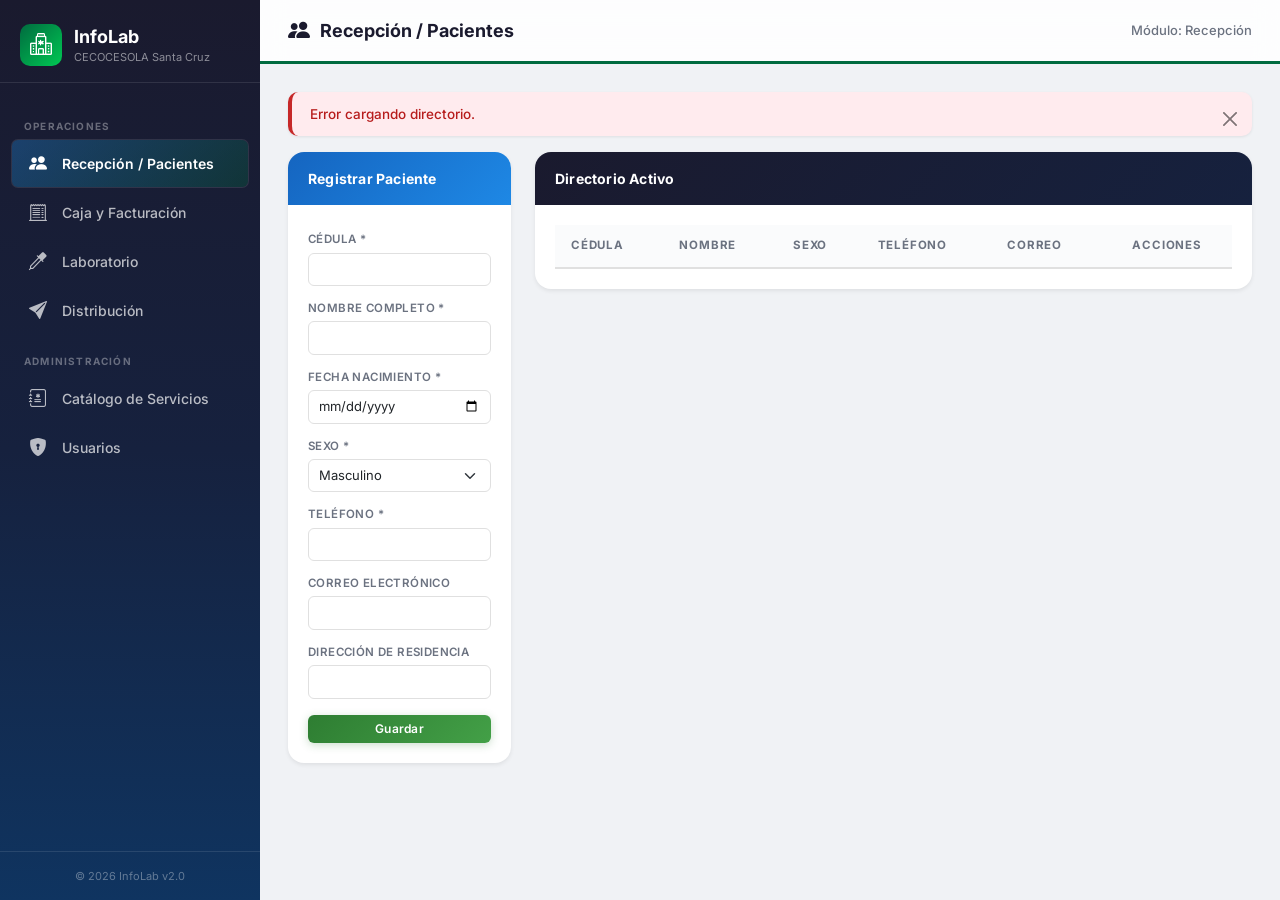
<file: Sistema_Cecosesola/index.html>
<!DOCTYPE html>
<html lang="es">
<head>
    <meta charset="UTF-8">
    <meta name="viewport" content="width=device-width, initial-scale=1.0">
    <title>Recepción CECOCESOLA - InfoLab</title>
    <link href="https://cdn.jsdelivr.net/npm/bootstrap@5.3.0/dist/css/bootstrap.min.css" rel="stylesheet">
    <link rel="stylesheet" href="styles.css">
</head>
<body>
<div class="app-layout">
    <!-- Sidebar -->
    <aside class="sidebar" id="sidebar">
        <div class="sidebar-header">
            <a href="index.html" class="sidebar-logo">
                <div class="logo-icon"><i class="bi bi-hospital"></i></div>
                <div>
                    <span class="logo-text">InfoLab</span>
                    <span class="logo-sub">CECOCESOLA Santa Cruz</span>
                </div>
            </a>
        </div>
        <nav class="sidebar-nav">
            <div class="sidebar-label">Operaciones</div>
            <a href="index.html" class="active">
                <span class="nav-icon"><i class="bi bi-people-fill"></i></span> Recepción / Pacientes
            </a>
            <a href="ordenes.html">
                <span class="nav-icon"><i class="bi bi-receipt-cutoff"></i></span> Caja y Facturación
            </a>
            <a href="laboratorio.html">
                <span class="nav-icon"><i class="bi bi-eyedropper"></i></span> Laboratorio
            </a>
            <a href="distribucion.html">
                <span class="nav-icon"><i class="bi bi-send-fill"></i></span> Distribución
            </a>
            <div class="sidebar-label">Administración</div>
            <a href="catalogo.html">
                <span class="nav-icon"><i class="bi bi-journal-medical"></i></span> Catálogo de Servicios
            </a>
            <a href="usuarios.html">
                <span class="nav-icon"><i class="bi bi-shield-lock-fill"></i></span> Usuarios
            </a>
        </nav>
        <div class="sidebar-footer">© 2026 InfoLab v2.0</div>
    </aside>
    <div class="sidebar-overlay" id="sidebarOverlay" onclick="toggleSidebar()"></div>

    <!-- Main -->
    <main class="main-content">
        <header class="top-navbar" data-module="recepcion">
            <button class="sidebar-toggle" onclick="toggleSidebar()"><i class="bi bi-list"></i></button>
            <div class="page-title">
                <span class="title-icon"><i class="bi bi-people-fill"></i></span> Recepción / Pacientes
            </div>
            <span class="breadcrumb-module">Módulo: Recepción</span>
        </header>

        <div class="page-body">
            <div id="alert-container"></div>

            <div class="row">
                <!-- Formulario de Registro (POST) -->
                <div class="col-md-3">
                    <div class="card shadow-sm mb-4">
                        <div class="card-header bg-primary text-white fw-bold">
                            Registrar Paciente
                        </div>
                        <div class="card-body">
                            <form id="formPaciente">
                                <div class="mb-2">
                                    <label class="form-label small">Cédula *</label>
                                    <input type="text" class="form-control form-control-sm" id="cedula_paci" required>
                                </div>
                                <div class="mb-2">
                                    <label class="form-label small">Nombre Completo *</label>
                                    <input type="text" class="form-control form-control-sm" id="nombre_completo" required>
                                </div>
                                <div class="mb-2">
                                    <label class="form-label small">Fecha Nacimiento *</label>
                                    <input type="date" class="form-control form-control-sm" id="fecha_naci" required>
                                </div>
                                <div class="mb-2">
                                    <label class="form-label small">Sexo *</label>
                                    <select class="form-select form-select-sm" id="sexo" required>
                                        <option value="M">Masculino</option>
                                        <option value="F">Femenino</option>
                                    </select>
                                </div>
                                <div class="mb-2">
                                    <label class="form-label small">Teléfono *</label>
                                    <input type="text" class="form-control form-control-sm" id="telefono" required>
                                </div>
                                <!-- NUEVOS CAMPOS: Correo y Dirección -->
                                <div class="mb-2">
                                    <label class="form-label small">Correo Electrónico</label>
                                    <input type="email" class="form-control form-control-sm" id="correo">
                                </div>
                                <div class="mb-3">
                                    <label class="form-label small">Dirección de Residencia</label>
                                    <input type="text" class="form-control form-control-sm" id="direccion">
                                </div>
                                <div class="d-grid">
                                    <button type="submit" class="btn btn-success btn-sm" id="btnGuardar">
                                        <span class="spinner-border spinner-border-sm me-2" id="spinner-btn" style="display:none;"></span>
                                        Guardar
                                    </button>
                                </div>
                            </form>
                        </div>
                    </div>
                </div>

                <!-- Tabla del Directorio (GET, PUT y DELETE) -->
                <div class="col-md-9">
                    <div class="card shadow-sm">
                        <div class="card-header bg-dark text-white fw-bold d-flex justify-content-between align-items-center">
                            Directorio Activo
                            <div class="spinner-border spinner-border-sm text-light" id="spinner-carga" role="status" style="display:none;"></div>
                        </div>
                        <div class="card-body p-0 table-responsive">
                            <table class="table table-hover align-middle m-0 text-sm">
                                <thead class="table-light">
                                    <tr>
                                        <th>Cédula</th>
                                        <th>Nombre</th>
                                        <th>Sexo</th>
                                        <th>Teléfono</th>
                                        <th>Correo</th>
                                        <th class="text-center">Acciones</th>
                                    </tr>
                                </thead>
                                <tbody id="tablaPacientes">
                                    <!-- Datos desde la API -->
                                </tbody>
                            </table>
                        </div>
                    </div>
                </div>
            </div>
        </div>
    </main>
</div>

    <!-- Modal de Edición Bootstrap (PUT) -->
    <div class="modal fade" id="modalEditar" tabindex="-1" aria-hidden="true">
      <div class="modal-dialog">
        <div class="modal-content">
          <div class="modal-header bg-warning">
            <h5 class="modal-title fw-bold">Actualizar Contacto</h5>
            <button type="button" class="btn-close" data-bs-dismiss="modal" aria-label="Close"></button>
          </div>
          <div class="modal-body">
            <input type="hidden" id="edit_cedula">
            <div class="mb-3">
                <label class="form-label">Nuevo Teléfono</label>
                <input type="text" class="form-control" id="edit_telefono" required>
            </div>
            <div class="mb-3">
                <label class="form-label">Nuevo Correo</label>
                <input type="email" class="form-control" id="edit_correo">
            </div>
            <div class="mb-3">
                <label class="form-label">Nueva Dirección</label>
                <input type="text" class="form-control" id="edit_direccion">
            </div>
          </div>
          <div class="modal-footer">
            <button type="button" class="btn btn-secondary" data-bs-dismiss="modal">Cancelar</button>
            <button type="button" class="btn btn-primary" onclick="guardarEdicion()">Guardar Cambios</button>
          </div>
        </div>
      </div>
    </div>

    <script src="https://cdn.jsdelivr.net/npm/bootstrap@5.3.0/dist/js/bootstrap.bundle.min.js"></script>
    <script>
        function toggleSidebar() {
            document.getElementById('sidebar').classList.toggle('open');
            document.getElementById('sidebarOverlay').classList.toggle('show');
        }

        const API_URL = 'http://127.0.0.1:8000/api/pacientes/';
        let modalInstance;

        document.addEventListener("DOMContentLoaded", () => {
            modalInstance = new bootstrap.Modal(document.getElementById('modalEditar'));
            cargarPacientes();
        });

        function mostrarAlerta(mensaje, tipo) {
            const container = document.getElementById('alert-container');
            container.innerHTML = `<div class="alert alert-${tipo} alert-dismissible fade show">
                ${mensaje} <button type="button" class="btn-close" data-bs-dismiss="alert"></button>
            </div>`;
            setTimeout(() => container.innerHTML = '', 4000);
        }

        async function cargarPacientes() {
            document.getElementById('spinner-carga').style.display = 'block';
            try {
                const response = await fetch(API_URL);
                const pacientes = await response.json();
                const tbody = document.getElementById('tablaPacientes');
                tbody.innerHTML = '';
                
                pacientes.forEach(p => {
                    const correoText = p.correo ? p.correo : '<span class="text-muted">N/D</span>';
                    const dirParam = p.direccion ? p.direccion : '';
                    const corParam = p.correo ? p.correo : '';

                    tbody.innerHTML += `
                        <tr>
                            <td><strong>${p.cedula_paci}</strong></td>
                            <td>${p.nombre_completo}</td>
                            <td>${p.sexo}</td>
                            <td>${p.telefono}</td>
                            <td>${correoText}</td>
                            <td class="text-center">
                                <button class="btn btn-sm btn-warning me-1" onclick="abrirEdicion('${p.cedula_paci}', '${p.telefono}', '${corParam}', '${dirParam}')">Editar</button>
                                <button class="btn btn-sm btn-danger" onclick="eliminarPaciente('${p.cedula_paci}')">Borrar</button>
                            </td>
                        </tr>
                    `;
                });
            } catch (error) {
                mostrarAlerta('Error cargando directorio.', 'danger');
            } finally {
                document.getElementById('spinner-carga').style.display = 'none';
            }
        }

        document.getElementById('formPaciente').addEventListener('submit', async function(e) {
            e.preventDefault();
            const btn = document.getElementById('btnGuardar');
            btn.disabled = true; document.getElementById('spinner-btn').style.display = 'inline-block';

            const payload = {
                cedula_paci: document.getElementById('cedula_paci').value,
                nombre_completo: document.getElementById('nombre_completo').value,
                fecha_naci: document.getElementById('fecha_naci').value,
                sexo: document.getElementById('sexo').value,
                telefono: document.getElementById('telefono').value,
                correo: document.getElementById('correo').value || null,
                direccion: document.getElementById('direccion').value || null
            };

            try {
                const response = await fetch(API_URL, {
                    method: 'POST',
                    headers: { 'Content-Type': 'application/json' },
                    body: JSON.stringify(payload)
                });
                if (response.status === 201) {
                    mostrarAlerta('Paciente guardado.', 'success');
                    document.getElementById('formPaciente').reset();
                    cargarPacientes();
                } else {
                    mostrarAlerta('Verifica los datos.', 'warning');
                }
            } catch (error) {
                mostrarAlerta('Error de red.', 'danger');
            } finally {
                btn.disabled = false; document.getElementById('spinner-btn').style.display = 'none';
            }
        });

        function abrirEdicion(cedula, telefono, correo, direccion) {
            document.getElementById('edit_cedula').value = cedula;
            document.getElementById('edit_telefono').value = telefono;
            document.getElementById('edit_correo').value = correo;
            document.getElementById('edit_direccion').value = direccion;
            modalInstance.show();
        }

        async function guardarEdicion() {
            const cedula = document.getElementById('edit_cedula').value;
            const payload = {
                telefono: document.getElementById('edit_telefono').value,
                correo: document.getElementById('edit_correo').value || null,
                direccion: document.getElementById('edit_direccion').value || null
            };

            try {
                const response = await fetch(API_URL + cedula, {
                    method: 'PUT',
                    headers: { 'Content-Type': 'application/json' },
                    body: JSON.stringify(payload)
                });
                if (response.ok) {
                    mostrarAlerta('Contacto actualizado con éxito.', 'success');
                    modalInstance.hide();
                    cargarPacientes();
                } else {
                    mostrarAlerta('Error al actualizar.', 'danger');
                }
            } catch (error) {
                mostrarAlerta('Error de red al actualizar.', 'danger');
            }
        }

        async function eliminarPaciente(cedula) {
            if (!confirm('¿Inhabilitar esta ficha médica?')) return;
            try {
                const response = await fetch(API_URL + cedula, { method: 'DELETE' });
                if (response.ok) {
                    mostrarAlerta('Paciente inhabilitado.', 'success');
                    cargarPacientes();
                }
            } catch (error) {
                mostrarAlerta('Error al borrar.', 'danger');
            }
        }
    </script>
</body>
</html>
</file>
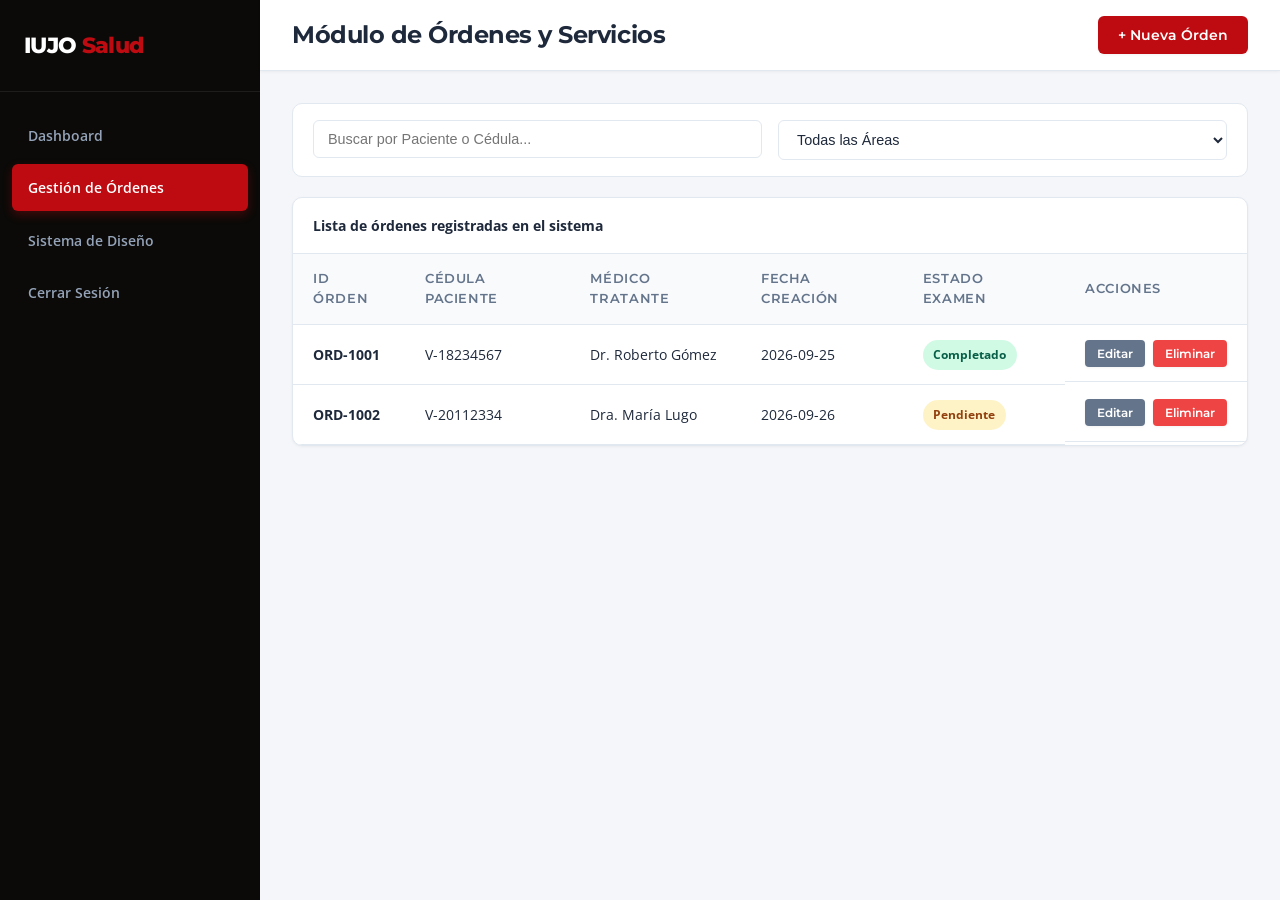
<file: Sistema salud/crud.html>
<!DOCTYPE html>
<html lang="es">
<head>
  <meta charset="UTF-8">
  <meta name="viewport" content="width=device-width, initial-scale=1.0">
  <title>IUJO SaludConnect - Gestión de Órdenes</title>
  <link rel="stylesheet" href="styles.css">
</head>
<body class="app-container">

  <aside class="sidebar" id="sidebar">
    <header class="sidebar-header">
      <a href="dashboard.html" class="sidebar-brand">IUJO <span>Salud</span></a>
    </header>
    <nav aria-label="Navegación lateral">
      <ul class="sidebar-menu">
        <li><a href="dashboard.html">Dashboard</a></li>
        <li><a href="crud.html" class="active">Gestión de Órdenes</a></li>
        <li><a href="sistema_diseno.html">Sistema de Diseño</a></li>
        <li><a href="login.html">Cerrar Sesión</a></li>
      </ul>
    </nav>
  </aside>

  <main class="main-content">
    <header class="navbar">
      <button type="button" class="hamburger-btn" id="hamburgerBtn" aria-label="Abrir menú">☰</button>
      <h2>Módulo de Órdenes y Servicios</h2>
      <button type="button" class="btn btn-primary" onclick="openModal('modalOrder')">+ Nueva Órden</button>
    </header>

    <section class="content-wrapper">
      <!-- Filtros y Búsqueda -->
      <section class="filters-bar" aria-label="Filtros de búsqueda">
        <p class="form-group mb-0">
          <input type="search" class="form-control search-input" placeholder="Buscar por Paciente o Cédula...">
        </p>
        <p class="form-group mb-0">
          <select class="form-control select-input" aria-label="Filtrar por Área">
            <option value="">Todas las Áreas</option>
            <option value="Laboratorio">Laboratorio</option>
            <option value="Radiología">Radiología</option>
          </select>
        </p>
      </section>

      <!-- Tabla Semántica -->
      <section class="table-responsive" aria-label="Listado de órdenes clínicas">
        <table class="data-table">
          <caption>Lista de órdenes registradas en el sistema</caption>
          <thead>
            <tr>
              <th scope="col">ID Órden</th>
              <th scope="col">Cédula Paciente</th>
              <th scope="col">Médico Tratante</th>
              <th scope="col">Fecha Creación</th>
              <th scope="col">Estado Examen</th>
              <th scope="col">Acciones</th>
            </tr>
          </thead>
          <tbody>
            <tr>
              <td><strong>ORD-1001</strong></td>
              <td>V-18234567</td>
              <td>Dr. Roberto Gómez</td>
              <td><time datetime="2026-09-25">2026-09-25</time></td>
              <td><mark class="badge badge-completed">Completado</mark></td>
              <td class="table-actions">
                <button type="button" class="btn btn-secondary btn-sm" onclick="openModal('modalOrder')">Editar</button>
                <button type="button" class="btn btn-danger btn-sm" onclick="openModal('modalDelete')">Eliminar</button>
              </td>
            </tr>
            <tr>
              <td><strong>ORD-1002</strong></td>
              <td>V-20112334</td>
              <td>Dra. María Lugo</td>
              <td><time datetime="2026-09-26">2026-09-26</time></td>
              <td><mark class="badge badge-pending">Pendiente</mark></td>
              <td class="table-actions">
                <button type="button" class="btn btn-secondary btn-sm" onclick="openModal('modalOrder')">Editar</button>
                <button type="button" class="btn btn-danger btn-sm" onclick="openModal('modalDelete')">Eliminar</button>
              </td>
            </tr>
          </tbody>
        </table>
      </section>
    </section>
  </main>

  <!-- MODAL CREAR / EDITAR -->
  <dialog class="modal-overlay" id="modalOrder" aria-labelledby="modalOrderTitle">
    <article class="modal-content">
      <header class="modal-header">
        <h3 id="modalOrderTitle">Gestionar Órden Médica</h3>
        <button type="button" aria-label="Cerrar modal" onclick="closeModal('modalOrder')" class="btn-close">✕</button>
      </header>
      <section class="modal-body">
        <form id="formOrden" onsubmit="return false;">
          <fieldset class="grid-2-col border-none p-0">
            <p class="form-group">
              <label for="cedula_paci">Cédula del Paciente</label>
              <input type="text" id="cedula_paci" class="form-control" placeholder="V-00000000" required>
            </p>
            <p class="form-group">
              <label for="id_medico">ID Médico Tratante</label>
              <input type="number" id="id_medico" class="form-control" placeholder="ID Médico" required>
            </p>
          </fieldset>

          <p class="form-group">
            <label for="id_servicio">Servicio del Catálogo</label>
            <select id="id_servicio" class="form-control" required>
              <option value="">Seleccione Servicio...</option>
              <option value="1">Perfil 20 (Laboratorio)</option>
              <option value="2">Radiografía de Tórax (Radiología)</option>
            </select>
          </p>

          <p class="form-group">
            <label for="autorizado">Estado de Autorización</label>
            <select id="autorizado" class="form-control">
              <option value="true">Autorizado</option>
              <option value="false">Pendiente por Autorizar</option>
            </select>
          </p>
        </form>
      </section>
      <footer class="modal-footer">
        <button type="button" class="btn btn-secondary" onclick="closeModal('modalOrder')">Cancelar</button>
        <button type="button" class="btn btn-primary" onclick="closeModal('modalOrder'); showToast('Órden guardada exitosamente', 4);">Guardar Órden</button>
      </footer>
    </article>
  </dialog>

  <!-- MODAL DE CONFIRMACIÓN DE ELIMINACIÓN -->
  <dialog class="modal-overlay" id="modalDelete" aria-labelledby="modalDeleteTitle">
    <article class="modal-content">
      <header class="modal-header bg-danger">
        <h3 id="modalDeleteTitle" class="text-white">Confirmar Eliminación</h3>
        <button type="button" aria-label="Cerrar modal" onclick="closeModal('modalDelete')" class="btn-close text-white">✕</button>
      </header>
      <section class="modal-body">
        <p>¿Está seguro de eliminar esta orden? Esta acción no se puede deshacer y afectará los registros asociados de laboratorio y facturación.</p>
      </section>
      <footer class="modal-footer">
        <button type="button" class="btn btn-secondary" onclick="closeModal('modalDelete')">Cancelar</button>
        <button type="button" class="btn btn-danger" onclick="closeModal('modalDelete'); showToast('Órden eliminada del sistema', 4);">Eliminar Definitivamente</button>
      </footer>
    </article>
  </dialog>

  <script src="script.js"></script>
</body>
</html>
</file>
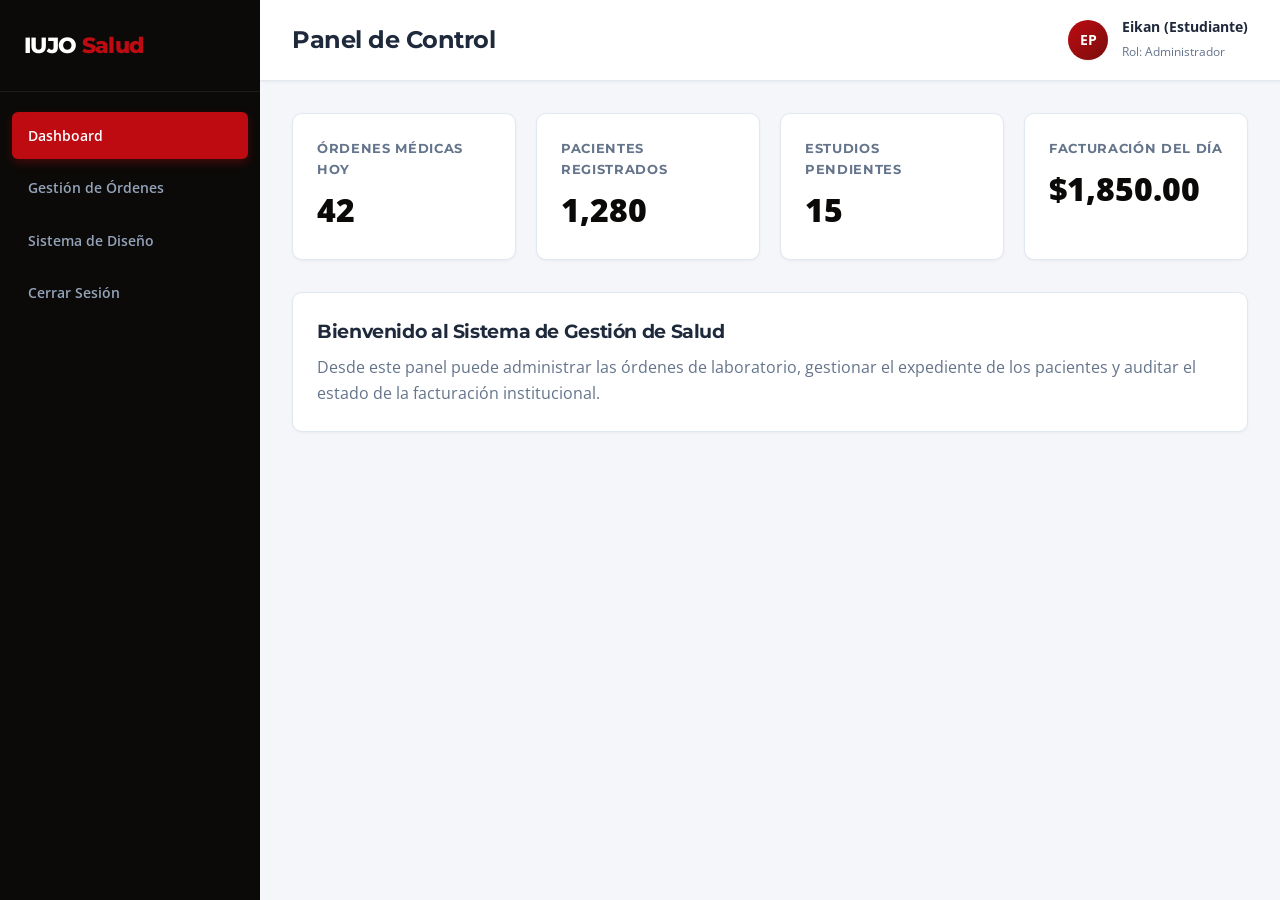
<file: Sistema salud/dashboard.html>
<!DOCTYPE html>
<html lang="es">
<head>
  <meta charset="UTF-8">
  <meta name="viewport" content="width=device-width, initial-scale=1.0">
  <title>IUJO SaludConnect - Panel Principal</title>
  <link rel="stylesheet" href="styles.css">
</head>
<body class="app-container">

  <!-- Sidebar Lateral -->
  <aside class="sidebar" id="sidebar">
    <header class="sidebar-header">
      <a href="dashboard.html" class="sidebar-brand">IUJO <span>Salud</span></a>
    </header>
    <nav aria-label="Menú principal">
      <ul class="sidebar-menu">
        <li><a href="dashboard.html" class="active">Dashboard</a></li>
        <li><a href="crud.html">Gestión de Órdenes</a></li>
        <li><a href="sistema_diseno.html">Sistema de Diseño</a></li>
        <li><a href="login.html">Cerrar Sesión</a></li>
      </ul>
    </nav>
  </aside>

  <!-- Área Principal -->
  <main class="main-content">
    <header class="navbar">
      <button type="button" class="hamburger-btn" id="hamburgerBtn" aria-label="Abrir menú">☰</button>
      <h2>Panel de Control</h2>
      <figure class="navbar-user">
        <span class="avatar">EP</span>
        <figcaption>
          <strong class="block text-sm">Eikan (Estudiante)</strong>
          <small class="text-xs text-muted">Rol: Administrador</small>
        </figcaption>
      </figure>
    </header>

    <section class="content-wrapper">
      <!-- Tarjetas KPI -->
      <section class="kpi-grid" aria-label="Métricas del sistema">
        <article class="kpi-card">
          <h3 class="kpi-title">Órdenes Médicas Hoy</h3>
          <p class="kpi-value">42</p>
        </article>
        <article class="kpi-card">
          <h3 class="kpi-title">Pacientes Registrados</h3>
          <p class="kpi-value">1,280</p>
        </article>
        <article class="kpi-card">
          <h3 class="kpi-title">Estudios Pendientes</h3>
          <p class="kpi-value">15</p>
        </article>
        <article class="kpi-card">
          <h3 class="kpi-title">Facturación del Día</h3>
          <p class="kpi-value">$1,850.00</p>
        </article>
      </section>

      <!-- Panel Informativo -->
      <article class="info-card">
        <h3>Bienvenido al Sistema de Gestión de Salud</h3>
        <p class="mt-2 text-muted">
          Desde este panel puede administrar las órdenes de laboratorio, gestionar el expediente de los pacientes y auditar el estado de la facturación institucional.
        </p>
      </article>
    </section>
  </main>

  <script src="script.js"></script>
</body>
</html>
</file>
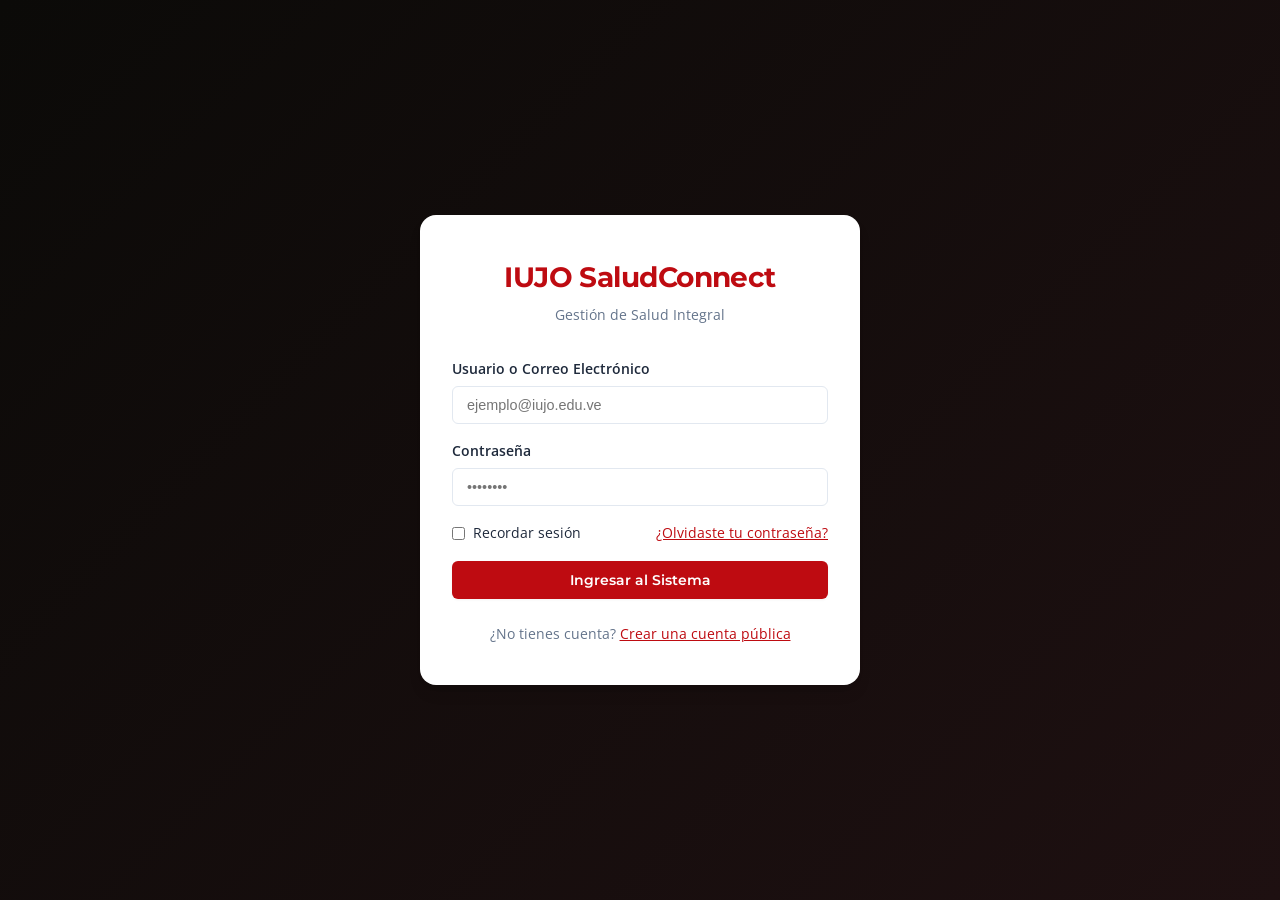
<file: Sistema salud/login.html>
<!DOCTYPE html>
<html lang="es">
<head>
  <meta charset="UTF-8">
  <meta name="viewport" content="width=device-width, initial-scale=1.0">
  <title>IUJO SaludConnect - Iniciar Sesión</title>
  <link rel="stylesheet" href="styles.css">
</head>
<body class="auth-wrapper">

  <main class="auth-card">
    <header class="auth-header">
      <h1 class="text-brand-primary">IUJO SaludConnect</h1>
      <p class="text-muted text-sm">Gestión de Salud Integral</p>
    </header>

    <form action="dashboard.html" method="GET">
      <p class="form-group">
        <label for="usuario">Usuario o Correo Electrónico</label>
        <input type="text" id="usuario" name="usuario" class="form-control" placeholder="ejemplo@iujo.edu.ve" required>
      </p>

      <p class="form-group">
        <label for="password">Contraseña</label>
        <input type="password" id="password" name="password" class="form-control" placeholder="••••••••" required>
      </p>

      <p class="flex-between mb-4 text-sm">
        <label class="flex-items-center gap-2 font-normal">
          <input type="checkbox" name="remember"> Recordar sesión
        </label>
        <a href="#" class="text-brand-primary">¿Olvidaste tu contraseña?</a>
      </p>

      <button type="submit" class="btn btn-primary w-full">Ingresar al Sistema</button>
    </form>

    <footer class="text-center mt-6 text-sm">
      <p class="text-muted">¿No tienes cuenta? <a href="registro.html" class="text-brand-primary">Crear una cuenta pública</a></p>
    </footer>
  </main>

</body>
</html>
</file>
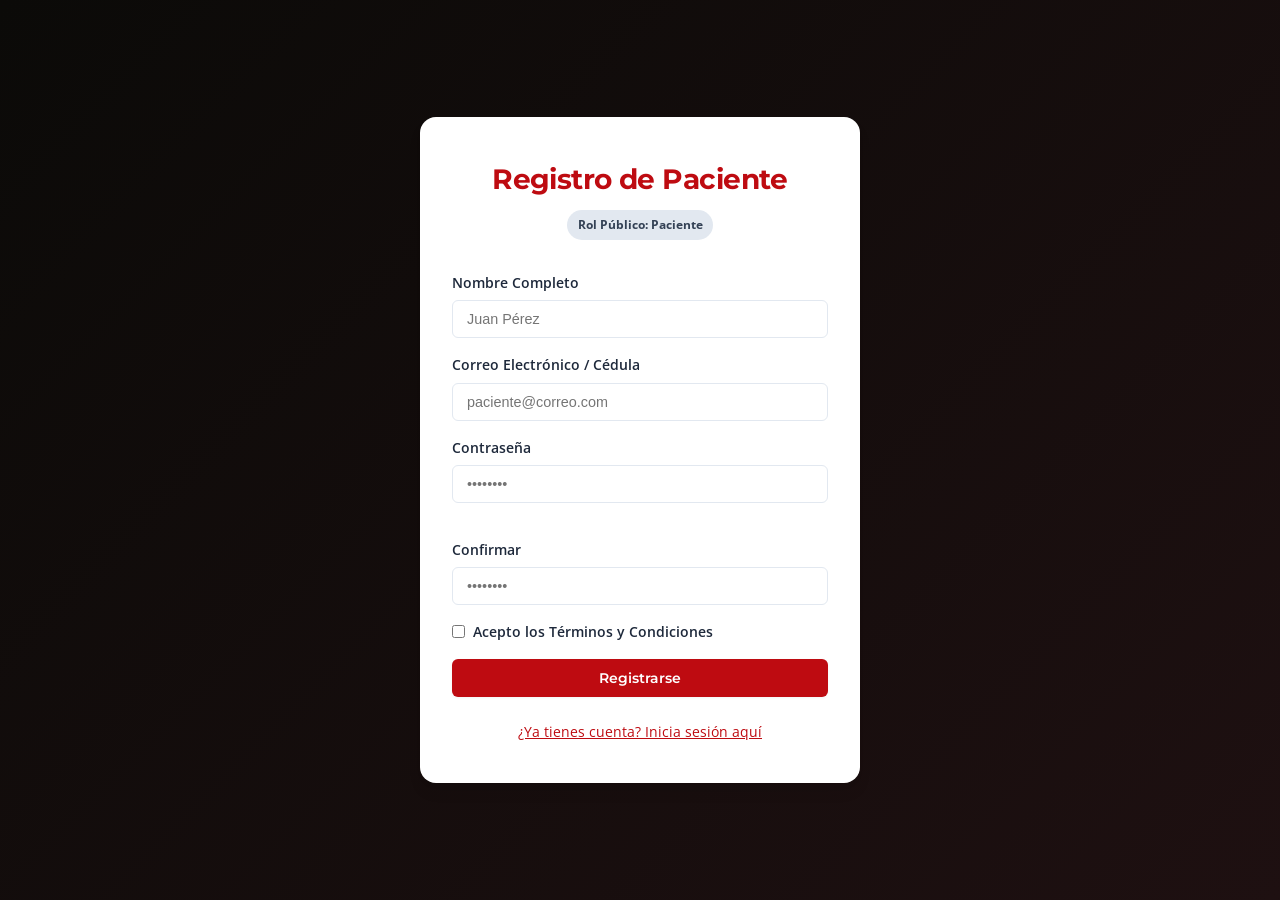
<file: Sistema salud/registro.html>
<!DOCTYPE html>
<html lang="es">
<head>
  <meta charset="UTF-8">
  <meta name="viewport" content="width=device-width, initial-scale=1.0">
  <title>IUJO SaludConnect - Registro de Paciente</title>
  <link rel="stylesheet" href="styles.css">
</head>
<body class="auth-wrapper">

  <main class="auth-card">
    <header class="auth-header">
      <h1 class="text-brand-primary">Registro de Paciente</h1>
      <p class="mt-2"><mark class="badge badge-public">Rol Público: Paciente</mark></p>
    </header>

    <form action="login.html" method="GET">
      <p class="form-group">
        <label for="nombre_completo">Nombre Completo</label>
        <input type="text" id="nombre_completo" name="nombre_completo" class="form-control" placeholder="Juan Pérez" required>
      </p>

      <p class="form-group">
        <label for="correo">Correo Electrónico / Cédula</label>
        <input type="email" id="correo" name="correo" class="form-control" placeholder="paciente@correo.com" required>
      </p>

      <fieldset class="grid-2-col border-none p-0">
        <p class="form-group">
          <label for="pass">Contraseña</label>
          <input type="password" id="pass" name="pass" class="form-control" placeholder="••••••••" required>
        </p>
        <p class="form-group">
          <label for="pass_confirm">Confirmar</label>
          <input type="password" id="pass_confirm" name="pass_confirm" class="form-control" placeholder="••••••••" required>
        </p>
      </fieldset>

      <p class="form-group mb-4">
        <label class="flex-items-center gap-2 font-normal text-sm">
          <input type="checkbox" name="terms" required> Acepto los Términos y Condiciones
        </label>
      </p>

      <button type="submit" class="btn btn-primary w-full">Registrarse</button>
    </form>

    <footer class="text-center mt-6 text-sm">
      <p class="text-muted"><a href="login.html" class="text-brand-primary">¿Ya tienes cuenta? Inicia sesión aquí</a></p>
    </footer>
  </main>

</body>
</html>
</file>
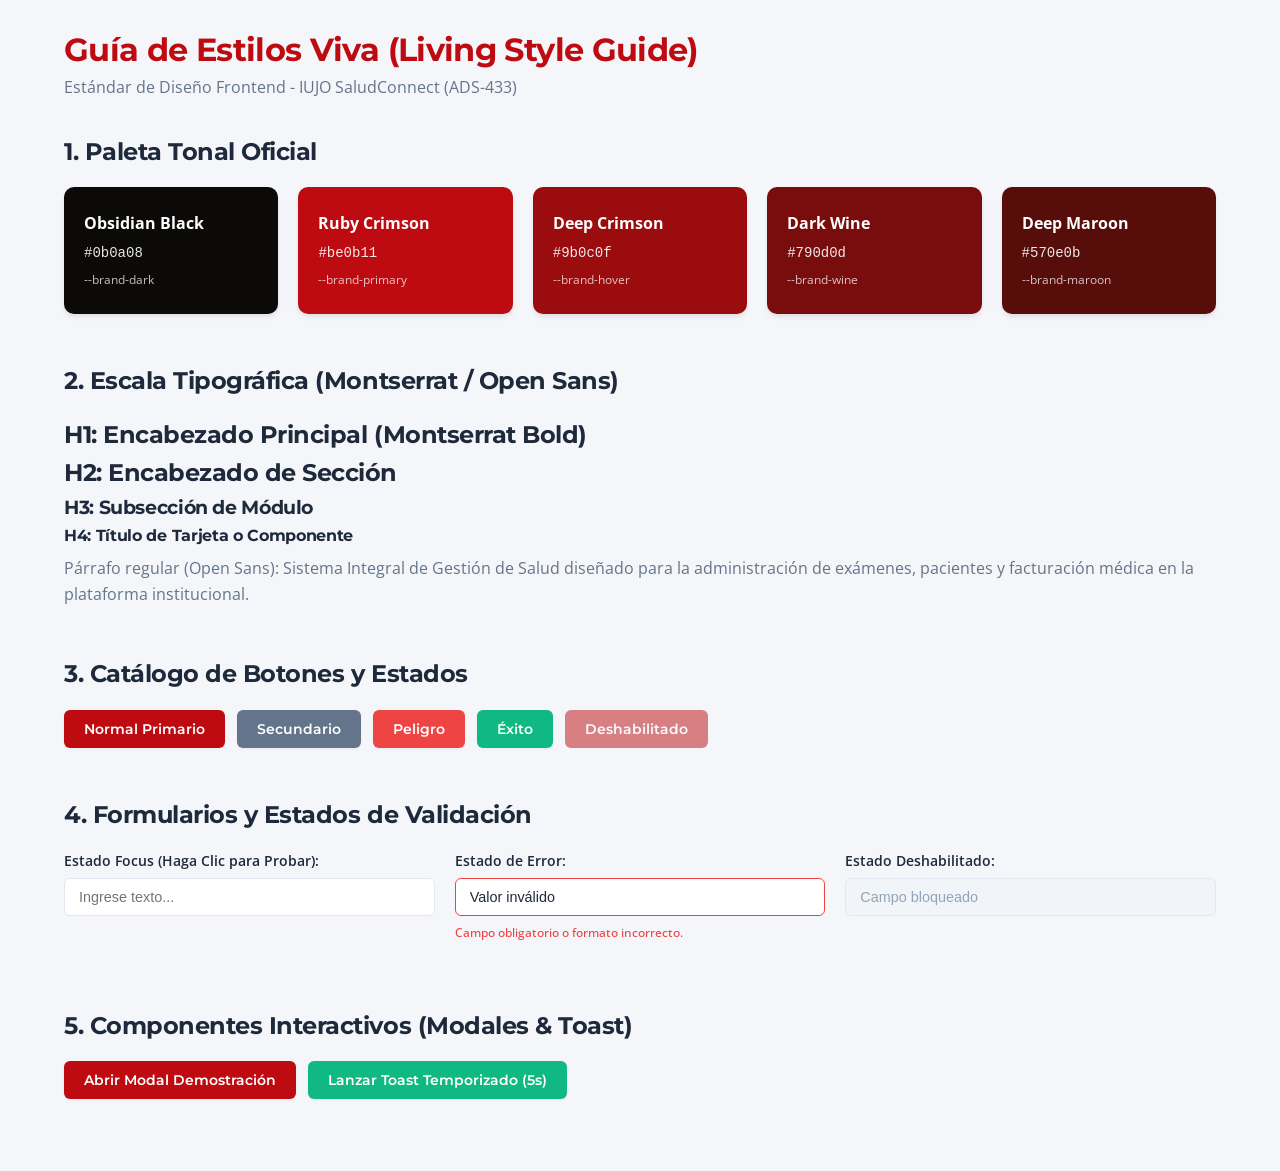
<file: Sistema salud/sistema_diseno.html>
<!DOCTYPE html>
<html lang="es">
<head>
  <meta charset="UTF-8">
  <meta name="viewport" content="width=device-width, initial-scale=1.0">
  <title>IUJO SaludConnect - Sistema de Diseño</title>
  <link rel="stylesheet" href="styles.css">
</head>
<body class="p-4 max-w-6xl mx-auto">

  <header class="mb-8 border-b-2 border-brand-primary pb-4">
    <h1 class="text-brand-primary">Guía de Estilos Viva (Living Style Guide)</h1>
    <p class="text-muted">Estándar de Diseño Frontend - IUJO SaludConnect (ADS-433)</p>
  </header>

  <main>
    <!-- 1. MUESTRAS TONALES DE COLOR -->
    <section class="mb-12">
      <h2 class="mb-4">1. Paleta Tonal Oficial</h2>
      <ul class="color-grid">
        <li class="color-swatch bg-brand-dark text-white">
          <strong>Obsidian Black</strong>
          <code>#0b0a08</code>
          <small>--brand-dark</small>
        </li>
        <li class="color-swatch bg-brand-primary text-white">
          <strong>Ruby Crimson</strong>
          <code>#be0b11</code>
          <small>--brand-primary</small>
        </li>
        <li class="color-swatch bg-brand-hover text-white">
          <strong>Deep Crimson</strong>
          <code>#9b0c0f</code>
          <small>--brand-hover</small>
        </li>
        <li class="color-swatch bg-brand-wine text-white">
          <strong>Dark Wine</strong>
          <code>#790d0d</code>
          <small>--brand-wine</small>
        </li>
        <li class="color-swatch bg-brand-maroon text-white">
          <strong>Deep Maroon</strong>
          <code>#570e0b</code>
          <small>--brand-maroon</small>
        </li>
      </ul>
    </section>

    <!-- 2. ESCALA TIPOGRÁFICA -->
    <section class="mb-12">
      <h2>2. Escala Tipográfica (Montserrat / Open Sans)</h2>
      <div class="mt-4">
        <h1>H1: Encabezado Principal (Montserrat Bold)</h1>
        <h2>H2: Encabezado de Sección</h2>
        <h3>H3: Subsección de Módulo</h3>
        <h4>H4: Título de Tarjeta o Componente</h4>
        <p class="mt-2 text-muted">Párrafo regular (Open Sans): Sistema Integral de Gestión de Salud diseñado para la administración de exámenes, pacientes y facturación médica en la plataforma institucional.</p>
      </div>
    </section>

    <!-- 3. CATÁLOGO DE BOTONES -->
    <section class="mb-12">
      <h2>3. Catálogo de Botones y Estados</h2>
      <nav class="flex-wrap-gap mt-4" aria-label="Catálogo de botones">
        <button type="button" class="btn btn-primary">Normal Primario</button>
        <button type="button" class="btn btn-secondary">Secundario</button>
        <button type="button" class="btn btn-danger">Peligro</button>
        <button type="button" class="btn btn-success">Éxito</button>
        <button type="button" class="btn btn-primary" disabled>Deshabilitado</button>
      </nav>
    </section>

    <!-- 4. CONTROLES Y VALIDACIÓN -->
    <section class="mb-12">
      <h2>4. Formularios y Estados de Validación</h2>
      <form class="grid-2-col mt-4" onsubmit="return false;">
        <p class="form-group">
          <label for="input-focus">Estado Focus (Haga Clic para Probar):</label>
          <input type="text" id="input-focus" class="form-control" placeholder="Ingrese texto...">
        </p>
        <p class="form-group has-error">
          <label for="input-error">Estado de Error:</label>
          <input type="text" id="input-error" class="form-control" value="Valor inválido">
          <span class="error-message">Campo obligatorio o formato incorrecto.</span>
        </p>
        <p class="form-group">
          <label for="input-disabled">Estado Deshabilitado:</label>
          <input type="text" id="input-disabled" class="form-control" value="Campo bloqueado" disabled>
        </p>
      </form>
    </section>

    <!-- 5. INTERACTIVIDAD DE MODALES Y TOASTS -->
    <section class="mb-12">
      <h2>5. Componentes Interactivos (Modales & Toast)</h2>
      <menu class="flex-gap mt-4">
        <li><button type="button" class="btn btn-primary" onclick="openModal('modalDemo')">Abrir Modal Demostración</button></li>
        <li><button type="button" class="btn btn-success" onclick="showToast('¡Operación realizada con éxito!', 5)">Lanzar Toast Temporizado (5s)</button></li>
      </menu>
    </section>
  </main>

  <!-- MODAL DE PRUEBA -->
  <dialog class="modal-overlay" id="modalDemo" aria-labelledby="modalDemoTitle">
    <article class="modal-content">
      <header class="modal-header">
        <h3 id="modalDemoTitle">Modal de Confirmación</h3>
        <button type="button" aria-label="Cerrar modal" onclick="closeModal('modalDemo')" class="btn-close">✕</button>
      </header>
      <section class="modal-body">
        <p>¿Está seguro de procesar esta acción en el sistema de salud?</p>
      </section>
      <footer class="modal-footer">
        <button type="button" class="btn btn-secondary" onclick="closeModal('modalDemo')">Cancelar</button>
        <button type="button" class="btn btn-primary" onclick="closeModal('modalDemo'); showToast('Proceso confirmado', 3);">Aceptar</button>
      </footer>
    </article>
  </dialog>

  <script src="script.js"></script>
</body>
</html>
</file>
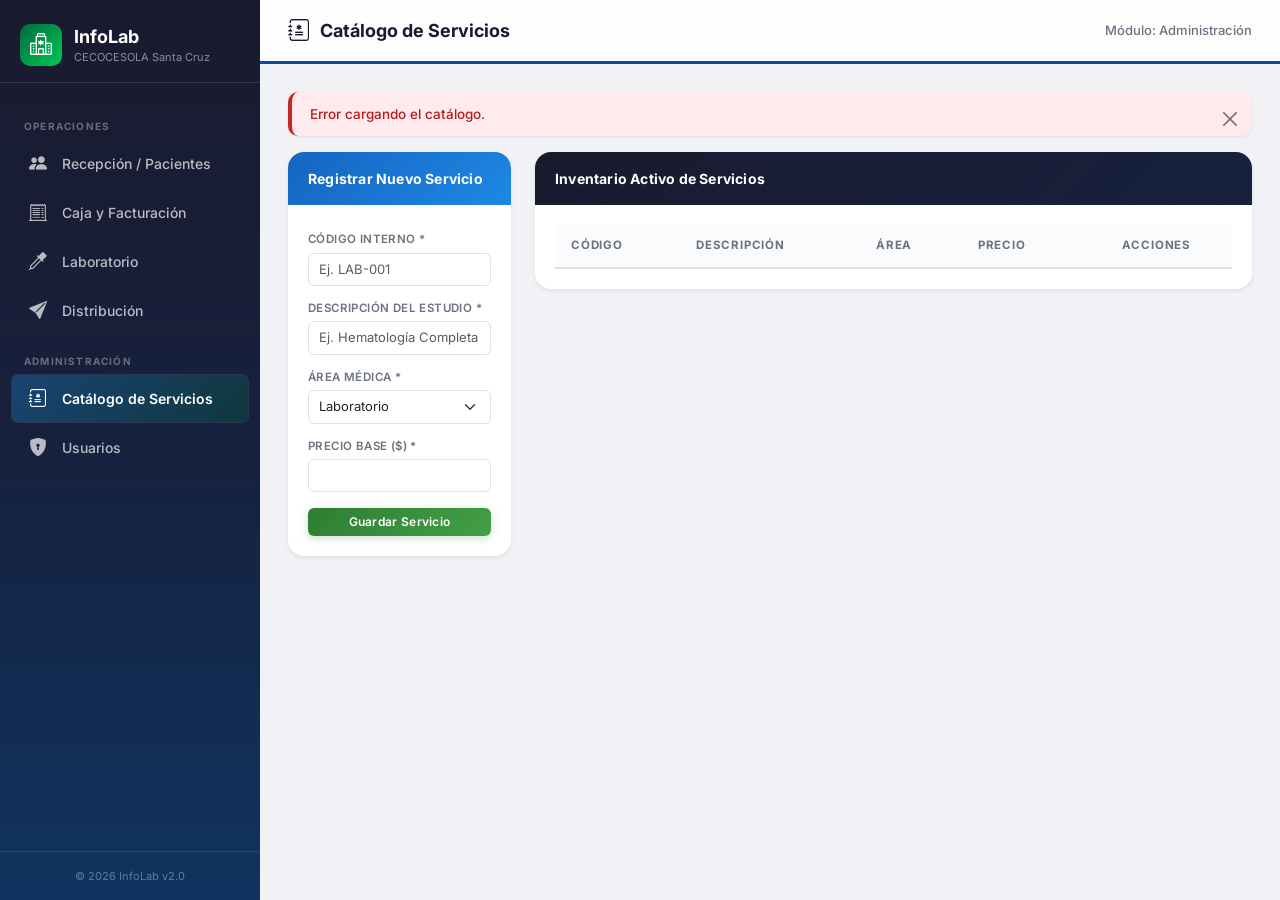
<file: Sistema_Cecosesola/catalogo.html>
<!DOCTYPE html>
<html lang="es">
<head>
    <meta charset="UTF-8">
    <meta name="viewport" content="width=device-width, initial-scale=1.0">
    <title>Catálogo de Servicios - InfoLab</title>
    <link href="https://cdn.jsdelivr.net/npm/bootstrap@5.3.0/dist/css/bootstrap.min.css" rel="stylesheet">
    <link rel="stylesheet" href="styles.css">
</head>
<body>
<div class="app-layout">
    <aside class="sidebar" id="sidebar">
        <div class="sidebar-header">
            <a href="index.html" class="sidebar-logo">
                <div class="logo-icon"><i class="bi bi-hospital"></i></div>
                <div>
                    <span class="logo-text">InfoLab</span>
                    <span class="logo-sub">CECOCESOLA Santa Cruz</span>
                </div>
            </a>
        </div>
        <nav class="sidebar-nav">
            <div class="sidebar-label">Operaciones</div>
            <a href="index.html"><span class="nav-icon"><i class="bi bi-people-fill"></i></span> Recepción / Pacientes</a>
            <a href="ordenes.html"><span class="nav-icon"><i class="bi bi-receipt-cutoff"></i></span> Caja y Facturación</a>
            <a href="laboratorio.html"><span class="nav-icon"><i class="bi bi-eyedropper"></i></span> Laboratorio</a>
            <a href="distribucion.html"><span class="nav-icon"><i class="bi bi-send-fill"></i></span> Distribución</a>
            <div class="sidebar-label">Administración</div>
            <a href="catalogo.html" class="active"><span class="nav-icon"><i class="bi bi-journal-medical"></i></span> Catálogo de Servicios</a>
            <a href="usuarios.html"><span class="nav-icon"><i class="bi bi-shield-lock-fill"></i></span> Usuarios</a>
        </nav>
        <div class="sidebar-footer">© 2026 InfoLab v2.0</div>
    </aside>
    <div class="sidebar-overlay" id="sidebarOverlay" onclick="toggleSidebar()"></div>

    <main class="main-content">
        <header class="top-navbar" data-module="catalogo">
            <button class="sidebar-toggle" onclick="toggleSidebar()"><i class="bi bi-list"></i></button>
            <div class="page-title">
                <span class="title-icon"><i class="bi bi-journal-medical"></i></span> Catálogo de Servicios
            </div>
            <span class="breadcrumb-module">Módulo: Administración</span>
        </header>

        <div class="page-body">
            <div id="alert-container"></div>

            <div class="row">
                <!-- Formulario de Registro (POST) -->
                <div class="col-md-3">
                    <div class="card shadow-sm mb-4">
                        <div class="card-header bg-primary text-white fw-bold">
                            Registrar Nuevo Servicio
                        </div>
                        <div class="card-body">
                            <form id="formCatalogo">
                                <div class="mb-2">
                                    <label class="form-label small">Código Interno *</label>
                                    <input type="text" class="form-control form-control-sm" id="codigo" placeholder="Ej. LAB-001" required>
                                </div>
                                <div class="mb-2">
                                    <label class="form-label small">Descripción del Estudio *</label>
                                    <input type="text" class="form-control form-control-sm" id="descripcion" placeholder="Ej. Hematología Completa" required>
                                </div>
                                <div class="mb-2">
                                    <label class="form-label small">Área Médica *</label>
                                    <select class="form-select form-select-sm" id="area" required>
                                        <option value="Laboratorio">Laboratorio</option>
                                        <option value="Rayos X">Rayos X</option>
                                        <option value="Ecografía">Ecografía</option>
                                        <option value="Odontología">Odontología</option>
                                    </select>
                                </div>
                                <div class="mb-3">
                                    <label class="form-label small">Precio Base ($) *</label>
                                    <input type="number" step="0.01" class="form-control form-control-sm" id="precio" required>
                                </div>
                                <div class="d-grid">
                                    <button type="submit" class="btn btn-success btn-sm" id="btnGuardar">
                                        <span class="spinner-border spinner-border-sm me-2" id="spinner-btn" style="display:none;"></span>
                                        Guardar Servicio
                                    </button>
                                </div>
                            </form>
                        </div>
                    </div>
                </div>

                <!-- Tabla del Inventario (GET, PUT, DELETE) -->
                <div class="col-md-9">
                    <div class="card shadow-sm">
                        <div class="card-header bg-dark text-white fw-bold d-flex justify-content-between align-items-center">
                            Inventario Activo de Servicios
                            <div class="spinner-border spinner-border-sm text-light" id="spinner-carga" role="status" style="display:none;"></div>
                        </div>
                        <div class="card-body p-0 table-responsive">
                            <table class="table table-hover align-middle m-0 text-sm">
                                <thead class="table-light">
                                    <tr>
                                        <th>Código</th>
                                        <th>Descripción</th>
                                        <th>Área</th>
                                        <th>Precio</th>
                                        <th class="text-center">Acciones</th>
                                    </tr>
                                </thead>
                                <tbody id="tablaCatalogo">
                                    <!-- Datos inyectados desde la API -->
                                </tbody>
                            </table>
                        </div>
                    </div>
                </div>
            </div>
        </div>
    </main>
</div>

    <!-- Modal de Edición Bootstrap (PUT) -->
    <div class="modal fade" id="modalEditar" tabindex="-1" aria-hidden="true">
      <div class="modal-dialog">
        <div class="modal-content">
          <div class="modal-header bg-warning">
            <h5 class="modal-title fw-bold">Actualizar Servicio</h5>
            <button type="button" class="btn-close" data-bs-dismiss="modal" aria-label="Close"></button>
          </div>
          <div class="modal-body">
            <input type="hidden" id="edit_id">
            <div class="mb-3">
                <label class="form-label">Nueva Descripción</label>
                <input type="text" class="form-control" id="edit_descripcion">
            </div>
            <div class="mb-3">
                <label class="form-label">Nuevo Precio ($)</label>
                <input type="number" step="0.01" class="form-control" id="edit_precio">
            </div>
          </div>
          <div class="modal-footer">
            <button type="button" class="btn btn-secondary" data-bs-dismiss="modal">Cancelar</button>
            <button type="button" class="btn btn-primary" onclick="guardarEdicion()">Guardar Cambios</button>
          </div>
        </div>
      </div>
    </div>

    <script src="https://cdn.jsdelivr.net/npm/bootstrap@5.3.0/dist/js/bootstrap.bundle.min.js"></script>
    <script>
        function toggleSidebar() {
            document.getElementById('sidebar').classList.toggle('open');
            document.getElementById('sidebarOverlay').classList.toggle('show');
        }

        const API_URL = 'http://127.0.0.1:8000/api/catalogo/';
        let modalInstance;

        document.addEventListener("DOMContentLoaded", () => {
            modalInstance = new bootstrap.Modal(document.getElementById('modalEditar'));
            cargarCatalogo();
        });

        function mostrarAlerta(mensaje, tipo) {
            const container = document.getElementById('alert-container');
            container.innerHTML = `<div class="alert alert-${tipo} alert-dismissible fade show">
                ${mensaje} <button type="button" class="btn-close" data-bs-dismiss="alert"></button>
            </div>`;
            setTimeout(() => container.innerHTML = '', 4000);
        }

        async function cargarCatalogo() {
            document.getElementById('spinner-carga').style.display = 'block';
            try {
                const response = await fetch(API_URL);
                const servicios = await response.json();
                const tbody = document.getElementById('tablaCatalogo');
                tbody.innerHTML = '';
                
                servicios.forEach(s => {
                    let badgeColor = s.area === 'Laboratorio' ? 'bg-info text-dark' : 
                                     s.area === 'Rayos X' ? 'bg-secondary' : 'bg-success';

                    tbody.innerHTML += `
                        <tr>
                            <td><strong>${s.codigo}</strong></td>
                            <td>${s.descripcion}</td>
                            <td><span class="badge ${badgeColor}">${s.area}</span></td>
                            <td>$${parseFloat(s.precio).toFixed(2)}</td>
                            <td class="text-center">
                                <button class="btn btn-sm btn-warning me-1" onclick="abrirEdicion(${s.id_servicio}, '${s.descripcion}', ${s.precio})">Editar</button>
                                <button class="btn btn-sm btn-danger" onclick="eliminarServicio(${s.id_servicio})">Inhabilitar</button>
                            </td>
                        </tr>
                    `;
                });
            } catch (error) {
                mostrarAlerta('Error cargando el catálogo.', 'danger');
            } finally {
                document.getElementById('spinner-carga').style.display = 'none';
            }
        }

        document.getElementById('formCatalogo').addEventListener('submit', async function(e) {
            e.preventDefault();
            const btn = document.getElementById('btnGuardar');
            btn.disabled = true; document.getElementById('spinner-btn').style.display = 'inline-block';

            const payload = {
                codigo: document.getElementById('codigo').value,
                descripcion: document.getElementById('descripcion').value,
                area: document.getElementById('area').value,
                precio: parseFloat(document.getElementById('precio').value)
            };

            try {
                const response = await fetch(API_URL, {
                    method: 'POST',
                    headers: { 'Content-Type': 'application/json' },
                    body: JSON.stringify(payload)
                });
                if (response.status === 201) {
                    mostrarAlerta('Servicio agregado al catálogo.', 'success');
                    document.getElementById('formCatalogo').reset();
                    cargarCatalogo();
                } else {
                    mostrarAlerta('Error al registrar. Verifica si el código ya existe.', 'warning');
                }
            } catch (error) {
                mostrarAlerta('Error de red.', 'danger');
            } finally {
                btn.disabled = false; document.getElementById('spinner-btn').style.display = 'none';
            }
        });

        function abrirEdicion(id, descripcion, precio) {
            document.getElementById('edit_id').value = id;
            document.getElementById('edit_descripcion').value = descripcion;
            document.getElementById('edit_precio').value = precio;
            modalInstance.show();
        }

        async function guardarEdicion() {
            const id = document.getElementById('edit_id').value;
            const payload = {
                descripcion: document.getElementById('edit_descripcion').value || null,
                precio: parseFloat(document.getElementById('edit_precio').value) || null
            };

            try {
                const response = await fetch(API_URL + id, {
                    method: 'PUT',
                    headers: { 'Content-Type': 'application/json' },
                    body: JSON.stringify(payload)
                });
                if (response.ok) {
                    mostrarAlerta('Servicio actualizado con éxito.', 'success');
                    modalInstance.hide();
                    cargarCatalogo();
                } else {
                    mostrarAlerta('Error al actualizar.', 'danger');
                }
            } catch (error) {
                mostrarAlerta('Error de red al actualizar.', 'danger');
            }
        }

        async function eliminarServicio(id) {
            if (!confirm('¿Inhabilitar este servicio? No podrá ser facturado en Caja.')) return;
            try {
                const response = await fetch(API_URL + id, { method: 'DELETE' });
                if (response.ok) {
                    mostrarAlerta('Servicio inhabilitado.', 'success');
                    cargarCatalogo();
                }
            } catch (error) {
                mostrarAlerta('Error al borrar.', 'danger');
            }
        }
    </script>
</body>
</html>
</file>
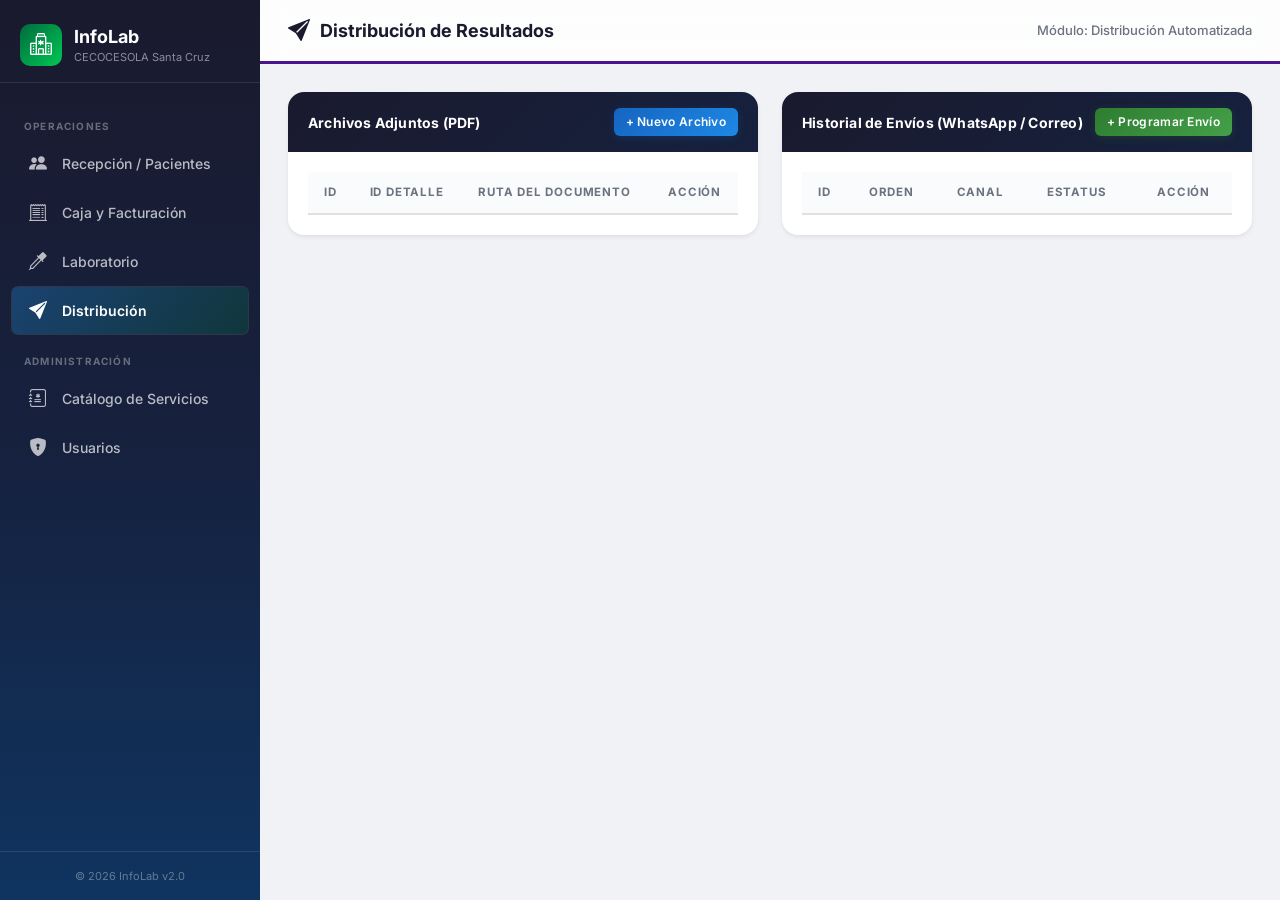
<file: Sistema_Cecosesola/distribucion.html>
<!DOCTYPE html>
<html lang="es">
<head>
    <meta charset="UTF-8">
    <meta name="viewport" content="width=device-width, initial-scale=1.0">
    <title>Distribución de Resultados - InfoLab</title>
    <link href="https://cdn.jsdelivr.net/npm/bootstrap@5.3.0/dist/css/bootstrap.min.css" rel="stylesheet">
    <link rel="stylesheet" href="styles.css">
</head>
<body>
<div class="app-layout">
    <aside class="sidebar" id="sidebar">
        <div class="sidebar-header">
            <a href="index.html" class="sidebar-logo">
                <div class="logo-icon"><i class="bi bi-hospital"></i></div>
                <div>
                    <span class="logo-text">InfoLab</span>
                    <span class="logo-sub">CECOCESOLA Santa Cruz</span>
                </div>
            </a>
        </div>
        <nav class="sidebar-nav">
            <div class="sidebar-label">Operaciones</div>
            <a href="index.html"><span class="nav-icon"><i class="bi bi-people-fill"></i></span> Recepción / Pacientes</a>
            <a href="ordenes.html"><span class="nav-icon"><i class="bi bi-receipt-cutoff"></i></span> Caja y Facturación</a>
            <a href="laboratorio.html"><span class="nav-icon"><i class="bi bi-eyedropper"></i></span> Laboratorio</a>
            <a href="distribucion.html" class="active"><span class="nav-icon"><i class="bi bi-send-fill"></i></span> Distribución</a>
            <div class="sidebar-label">Administración</div>
            <a href="catalogo.html"><span class="nav-icon"><i class="bi bi-journal-medical"></i></span> Catálogo de Servicios</a>
            <a href="usuarios.html"><span class="nav-icon"><i class="bi bi-shield-lock-fill"></i></span> Usuarios</a>
        </nav>
        <div class="sidebar-footer">© 2026 InfoLab v2.0</div>
    </aside>
    <div class="sidebar-overlay" id="sidebarOverlay" onclick="toggleSidebar()"></div>

    <main class="main-content">
        <header class="top-navbar" data-module="distribucion">
            <button class="sidebar-toggle" onclick="toggleSidebar()"><i class="bi bi-list"></i></button>
            <div class="page-title">
                <span class="title-icon"><i class="bi bi-send-fill"></i></span> Distribución de Resultados
            </div>
            <span class="breadcrumb-module">Módulo: Distribución Automatizada</span>
        </header>

        <div class="page-body">
            <div id="alert-container"></div>

            <div class="row">
                <!-- CRUD: ARCHIVOS ADJUNTOS -->
                <div class="col-md-6 mb-4">
                    <div class="card shadow-sm h-100">
                        <div class="card-header bg-dark text-white fw-bold d-flex justify-content-between align-items-center">
                            Archivos Adjuntos (PDF)
                            <button class="btn btn-sm btn-primary" onclick="abrirModalArchivo()">+ Nuevo Archivo</button>
                        </div>
                        <div class="card-body p-0 table-responsive">
                            <table class="table table-hover align-middle m-0 text-sm">
                                <thead class="table-light">
                                    <tr>
                                        <th>ID</th>
                                        <th>ID Detalle</th>
                                        <th>Ruta del Documento</th>
                                        <th class="text-center">Acción</th>
                                    </tr>
                                </thead>
                                <tbody id="tablaArchivos">
                                    <!-- Datos desde la API -->
                                </tbody>
                            </table>
                        </div>
                    </div>
                </div>

                <!-- CRUD: ENVÍOS AUTOMATIZADOS -->
                <div class="col-md-6 mb-4">
                    <div class="card shadow-sm h-100">
                        <div class="card-header bg-dark text-white fw-bold d-flex justify-content-between align-items-center">
                            Historial de Envíos (WhatsApp / Correo)
                            <button class="btn btn-sm btn-success" onclick="abrirModalEnvio()">+ Programar Envío</button>
                        </div>
                        <div class="card-body p-0 table-responsive">
                            <table class="table table-hover align-middle m-0 text-sm">
                                <thead class="table-light">
                                    <tr>
                                        <th>ID</th>
                                        <th>Orden</th>
                                        <th>Canal</th>
                                        <th>Estatus</th>
                                        <th class="text-center">Acción</th>
                                    </tr>
                                </thead>
                                <tbody id="tablaEnvios">
                                    <!-- Datos desde la API -->
                                </tbody>
                            </table>
                        </div>
                    </div>
                </div>
            </div>
        </div>
    </main>
</div>

    <!-- Modal: Crear Archivo -->
    <div class="modal fade" id="modalArchivo" tabindex="-1">
      <div class="modal-dialog">
        <div class="modal-content">
          <div class="modal-header bg-primary text-white">
            <h5 class="modal-title">Subir Nuevo PDF</h5>
            <button type="button" class="btn-close btn-close-white" data-bs-dismiss="modal"></button>
          </div>
          <div class="modal-body">
            <div class="mb-3">
                <label class="form-label">ID del Detalle (Examen)</label>
                <input type="number" class="form-control" id="id_detalle">
            </div>
            <div class="mb-3">
                <label class="form-label">Ruta del Archivo</label>
                <input type="text" class="form-control" id="url_archivo" placeholder="/static/pdf/orden1.pdf">
            </div>
          </div>
          <div class="modal-footer">
            <button type="button" class="btn btn-primary" onclick="guardarArchivo()">Vincular Archivo</button>
          </div>
        </div>
      </div>
    </div>

    <!-- Modal: Programar Envío -->
    <div class="modal fade" id="modalCrearEnvio" tabindex="-1">
      <div class="modal-dialog">
        <div class="modal-content">
          <div class="modal-header bg-success text-white">
            <h5 class="modal-title">Programar Envío</h5>
            <button type="button" class="btn-close btn-close-white" data-bs-dismiss="modal"></button>
          </div>
          <div class="modal-body">
            <div class="mb-3">
                <label class="form-label">N° de Orden</label>
                <input type="number" class="form-control" id="envio_id_orden">
            </div>
            <div class="mb-3">
                <label class="form-label">Canal</label>
                <select class="form-select" id="envio_canal">
                    <option value="WhatsApp">WhatsApp</option>
                    <option value="Correo">Correo</option>
                </select>
            </div>
          </div>
          <div class="modal-footer">
            <button type="button" class="btn btn-success" onclick="guardarEnvio()">Programar</button>
          </div>
        </div>
      </div>
    </div>

    <!-- Modal: Actualizar Envío -->
    <div class="modal fade" id="modalEditarEnvio" tabindex="-1">
      <div class="modal-dialog">
        <div class="modal-content">
          <div class="modal-header bg-warning">
            <h5 class="modal-title">Actualizar Estatus de Envío</h5>
            <button type="button" class="btn-close" data-bs-dismiss="modal"></button>
          </div>
          <div class="modal-body">
            <input type="hidden" id="edit_id_envio">
            <div class="mb-3">
                <label class="form-label">Estatus</label>
                <select class="form-select" id="edit_estado">
                    <option value="true">Entregado Exitosamente</option>
                    <option value="false">Error en el Envío</option>
                </select>
            </div>
            <div class="mb-3">
                <label class="form-label">Mensaje de Error</label>
                <input type="text" class="form-control" id="edit_error">
            </div>
          </div>
          <div class="modal-footer">
            <button type="button" class="btn btn-warning" onclick="actualizarEnvio()">Guardar Cambios</button>
          </div>
        </div>
      </div>
    </div>

    <script src="https://cdn.jsdelivr.net/npm/bootstrap@5.3.0/dist/js/bootstrap.bundle.min.js"></script>
    <script>
        function toggleSidebar() {
            document.getElementById('sidebar').classList.toggle('open');
            document.getElementById('sidebarOverlay').classList.toggle('show');
        }

        const API_BASE = 'http://127.0.0.1:8000/api/distribucion';
        let modalArchivo, modalCrearEnvio, modalEditarEnvio;

        document.addEventListener("DOMContentLoaded", () => {
            modalArchivo = new bootstrap.Modal(document.getElementById('modalArchivo'));
            modalCrearEnvio = new bootstrap.Modal(document.getElementById('modalCrearEnvio'));
            modalEditarEnvio = new bootstrap.Modal(document.getElementById('modalEditarEnvio'));
            cargarDatos();
        });

        function mostrarAlerta(mensaje, tipo) {
            const container = document.getElementById('alert-container');
            container.innerHTML = `<div class="alert alert-${tipo} alert-dismissible fade show">${mensaje} <button type="button" class="btn-close" data-bs-dismiss="alert"></button></div>`;
            setTimeout(() => container.innerHTML = '', 4000);
        }

        async function cargarDatos() {
            try {
                const resArchivos = await fetch(`${API_BASE}/adjuntos`);
                const archivos = await resArchivos.json();
                let htmlArchivos = '';
                archivos.forEach(a => {
                    htmlArchivos += `
                        <tr>
                            <td>${a.id_archivo}</td>
                            <td>${a.id_detalle}</td>
                            <td class="small text-truncate" style="max-width: 150px;">${a.url_archivo}</td>
                            <td class="text-center"><button class="btn btn-sm btn-danger py-0" onclick="borrarArchivo(${a.id_archivo})">Borrar</button></td>
                        </tr>`;
                });
                document.getElementById('tablaArchivos').innerHTML = htmlArchivos || '<tr><td colspan="4" class="text-center text-muted">Sin archivos</td></tr>';
            } catch (e) {}

            try {
                const resEnvios = await fetch(`${API_BASE}/envios`);
                const envios = await resEnvios.json();
                let htmlEnvios = '';
                envios.forEach(e => {
                    let badge = e.estado_enviado ? '<span class="badge bg-success">Enviado</span>' : '<span class="badge bg-warning text-dark">Pendiente/Error</span>';
                    htmlEnvios += `
                        <tr>
                            <td>${e.id_envio}</td>
                            <td>#${e.id_orden}</td>
                            <td>${e.canal}</td>
                            <td>${badge}</td>
                            <td class="text-center"><button class="btn btn-sm btn-warning py-0" onclick="abrirEdicionEnvio(${e.id_envio})">Update</button></td>
                        </tr>`;
                });
                document.getElementById('tablaEnvios').innerHTML = htmlEnvios || '<tr><td colspan="5" class="text-center text-muted">Sin envíos</td></tr>';
            } catch (e) {}
        }

        function abrirModalArchivo() { modalArchivo.show(); }
        
        async function guardarArchivo() {
            const payload = { id_detalle: parseInt(document.getElementById('id_detalle').value), url_archivo: document.getElementById('url_archivo').value, tipo_archivo: "application/pdf" };
            const res = await fetch(`${API_BASE}/adjuntos`, { method: 'POST', headers: { 'Content-Type': 'application/json' }, body: JSON.stringify(payload) });
            if (res.ok) { modalArchivo.hide(); cargarDatos(); mostrarAlerta('Archivo subido.', 'success'); }
        }

        async function borrarArchivo(id) {
            if(!confirm('¿Borrar documento?')) return;
            const res = await fetch(`${API_BASE}/adjuntos/${id}`, { method: 'DELETE' });
            if (res.ok) { cargarDatos(); mostrarAlerta('Archivo borrado.', 'success'); }
        }

        function abrirModalEnvio() { modalCrearEnvio.show(); }

        async function guardarEnvio() {
            const payload = { id_orden: parseInt(document.getElementById('envio_id_orden').value), canal: document.getElementById('envio_canal').value };
            const res = await fetch(`${API_BASE}/envios`, { method: 'POST', headers: { 'Content-Type': 'application/json' }, body: JSON.stringify(payload) });
            if (res.ok) { modalCrearEnvio.hide(); cargarDatos(); mostrarAlerta('Envío programado.', 'success'); }
        }

        function abrirEdicionEnvio(id) {
            document.getElementById('edit_id_envio').value = id;
            modalEditarEnvio.show();
        }

        async function actualizarEnvio() {
            const id = document.getElementById('edit_id_envio').value;
            const estado = document.getElementById('edit_estado').value === 'true';
            const payload = { estado_enviado: estado, msj_error: estado ? null : document.getElementById('edit_error').value };
            const res = await fetch(`${API_BASE}/envios/${id}`, { method: 'PUT', headers: { 'Content-Type': 'application/json' }, body: JSON.stringify(payload) });
            if (res.ok) { modalEditarEnvio.hide(); cargarDatos(); mostrarAlerta('Estatus actualizado.', 'success'); }
        }
    </script>
</body>
</html>
</file>
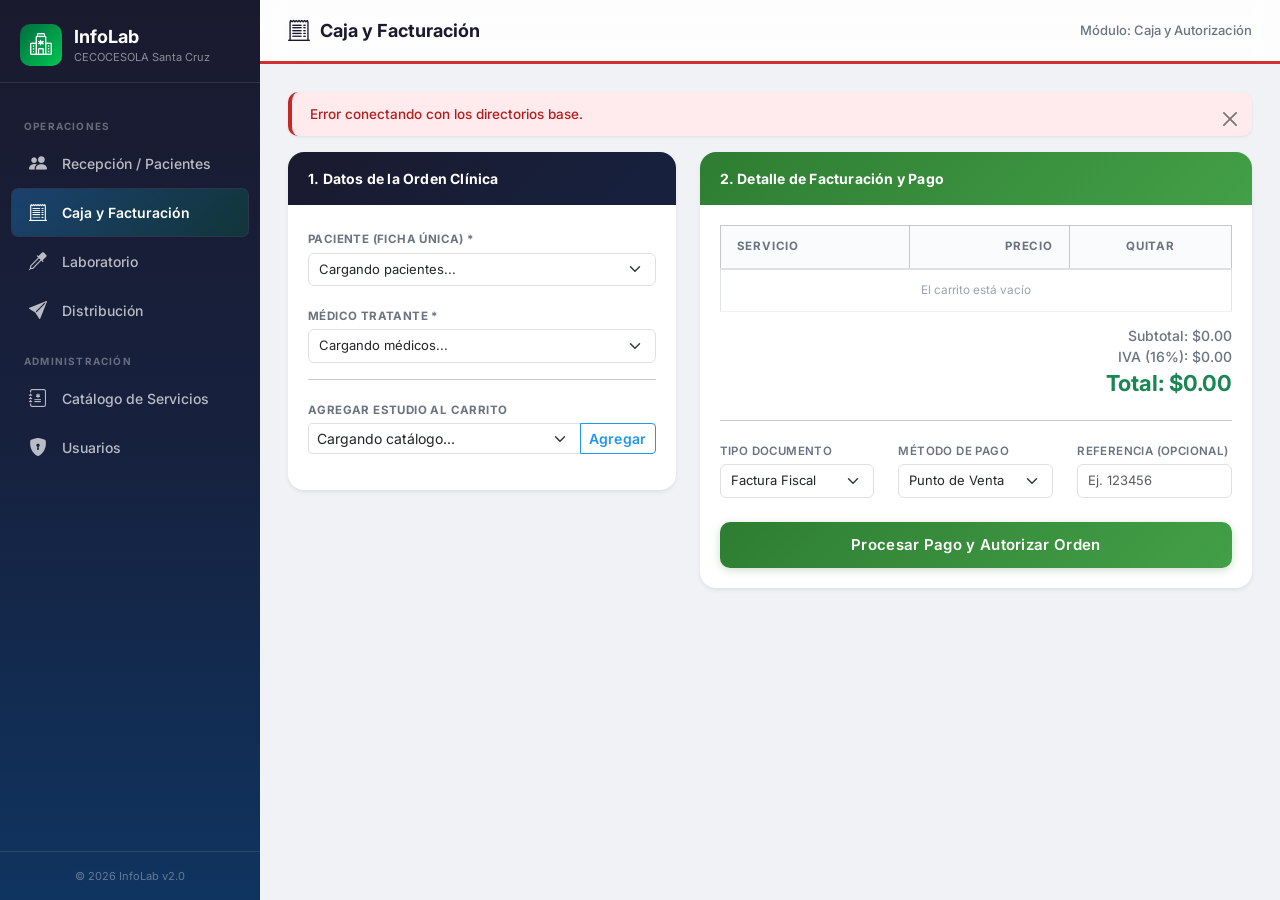
<file: Sistema_Cecosesola/ordenes.html>
<!DOCTYPE html>
<html lang="es">
<head>
    <meta charset="UTF-8">
    <meta name="viewport" content="width=device-width, initial-scale=1.0">
    <title>Caja y Facturación - InfoLab</title>
    <link href="https://cdn.jsdelivr.net/npm/bootstrap@5.3.0/dist/css/bootstrap.min.css" rel="stylesheet">
    <link rel="stylesheet" href="styles.css">
</head>
<body>
<div class="app-layout">
    <aside class="sidebar" id="sidebar">
        <div class="sidebar-header">
            <a href="index.html" class="sidebar-logo">
                <div class="logo-icon"><i class="bi bi-hospital"></i></div>
                <div>
                    <span class="logo-text">InfoLab</span>
                    <span class="logo-sub">CECOCESOLA Santa Cruz</span>
                </div>
            </a>
        </div>
        <nav class="sidebar-nav">
            <div class="sidebar-label">Operaciones</div>
            <a href="index.html"><span class="nav-icon"><i class="bi bi-people-fill"></i></span> Recepción / Pacientes</a>
            <a href="ordenes.html" class="active"><span class="nav-icon"><i class="bi bi-receipt-cutoff"></i></span> Caja y Facturación</a>
            <a href="laboratorio.html"><span class="nav-icon"><i class="bi bi-eyedropper"></i></span> Laboratorio</a>
            <a href="distribucion.html"><span class="nav-icon"><i class="bi bi-send-fill"></i></span> Distribución</a>
            <div class="sidebar-label">Administración</div>
            <a href="catalogo.html"><span class="nav-icon"><i class="bi bi-journal-medical"></i></span> Catálogo de Servicios</a>
            <a href="usuarios.html"><span class="nav-icon"><i class="bi bi-shield-lock-fill"></i></span> Usuarios</a>
        </nav>
        <div class="sidebar-footer">© 2026 InfoLab v2.0</div>
    </aside>
    <div class="sidebar-overlay" id="sidebarOverlay" onclick="toggleSidebar()"></div>

    <main class="main-content">
        <header class="top-navbar" data-module="ordenes">
            <button class="sidebar-toggle" onclick="toggleSidebar()"><i class="bi bi-list"></i></button>
            <div class="page-title">
                <span class="title-icon"><i class="bi bi-receipt-cutoff"></i></span> Caja y Facturación
            </div>
            <span class="breadcrumb-module">Módulo: Caja y Autorización</span>
        </header>

        <div class="page-body">
            <div id="alert-container"></div>

            <div class="row">
                <!-- Columna Izquierda: Selección de Paciente y Estudios -->
                <div class="col-md-5">
                    <div class="card shadow-sm mb-4">
                        <div class="card-header bg-dark text-white fw-bold">
                            1. Datos de la Orden Clínica
                        </div>
                        <div class="card-body">
                            <div class="mb-3">
                                <label class="form-label small fw-bold">Paciente (Ficha Única) *</label>
                                <select class="form-select form-select-sm" id="select_paciente" required>
                                    <option value="">Cargando pacientes...</option>
                                </select>
                            </div>
                            <div class="mb-3">
                                <label class="form-label small fw-bold">Médico Tratante *</label>
                                <select class="form-select form-select-sm" id="select_medico" required>
                                    <option value="">Cargando médicos...</option>
                                </select>
                            </div>
                            <hr>
                            <div class="mb-3">
                                <label class="form-label small fw-bold">Agregar Estudio al Carrito</label>
                                <div class="input-group input-group-sm">
                                    <select class="form-select" id="select_catalogo">
                                        <option value="">Cargando catálogo...</option>
                                    </select>
                                    <button class="btn btn-outline-primary" type="button" onclick="agregarAlCarrito()">Agregar</button>
                                </div>
                            </div>
                        </div>
                    </div>
                </div>

                <!-- Columna Derecha: Carrito y Facturación -->
                <div class="col-md-7">
                    <div class="card shadow-sm">
                        <div class="card-header bg-success text-white fw-bold">
                            2. Detalle de Facturación y Pago
                        </div>
                        <div class="card-body">
                            <!-- Carrito de Compras -->
                            <div class="table-responsive mb-3">
                                <table class="table table-sm table-bordered mb-0">
                                    <thead class="table-light">
                                        <tr>
                                            <th>Servicio</th>
                                            <th class="text-end">Precio</th>
                                            <th class="text-center">Quitar</th>
                                        </tr>
                                    </thead>
                                    <tbody id="tabla_carrito">
                                        <tr><td colspan="3" class="text-center text-muted small">El carrito está vacío</td></tr>
                                    </tbody>
                                </table>
                            </div>

                            <!-- Totales -->
                            <div class="row mb-3 totals-section">
                                <div class="col-md-6 offset-md-6 text-end">
                                    <h6 class="mb-1">Subtotal: $<span id="txt_subtotal">0.00</span></h6>
                                    <h6 class="mb-1">IVA (16%): $<span id="txt_iva">0.00</span></h6>
                                    <h4 class="text-success fw-bold">Total: $<span id="txt_total">0.00</span></h4>
                                </div>
                            </div>
                            <hr>
                            
                            <!-- Formulario de Pago -->
                            <form id="formPago" onsubmit="procesarOrden(event)">
                                <div class="row">
                                    <div class="col-md-4 mb-2">
                                        <label class="form-label small">Tipo Documento</label>
                                        <select class="form-select form-select-sm" id="tipo_documento">
                                            <option value="Factura">Factura Fiscal</option>
                                            <option value="Recibo">Recibo Interno</option>
                                        </select>
                                    </div>
                                    <div class="col-md-4 mb-2">
                                        <label class="form-label small">Método de Pago</label>
                                        <select class="form-select form-select-sm" id="metodo_pago">
                                            <option value="1">Punto de Venta</option>
                                            <option value="2">Pago Móvil / Transferencia</option>
                                            <option value="3">Divisas Efectivo</option>
                                        </select>
                                    </div>
                                    <div class="col-md-4 mb-2">
                                        <label class="form-label small">Referencia (Opcional)</label>
                                        <input type="text" class="form-control form-control-sm" id="referencia" placeholder="Ej. 123456">
                                    </div>
                                </div>
                                <div class="d-grid mt-3">
                                    <button type="submit" class="btn btn-success btn-lg" id="btnProcesar">
                                        <span class="spinner-border spinner-border-sm me-2" id="spinner-btn" style="display:none;"></span>
                                        Procesar Pago y Autorizar Orden
                                    </button>
                                </div>
                            </form>
                        </div>
                    </div>
                </div>
            </div>
        </div>
    </main>
</div>

    <script>
        function toggleSidebar() {
            document.getElementById('sidebar').classList.toggle('open');
            document.getElementById('sidebarOverlay').classList.toggle('show');
        }

        const API_BASE = 'http://127.0.0.1:8000/api';
        let carrito = [];
        let catalogoData = [];

        document.addEventListener("DOMContentLoaded", () => {
            cargarDesplegables();
        });

        function mostrarAlerta(mensaje, tipo) {
            const container = document.getElementById('alert-container');
            container.innerHTML = `<div class="alert alert-${tipo} alert-dismissible fade show">
                ${mensaje} <button type="button" class="btn-close" data-bs-dismiss="alert"></button>
            </div>`;
            setTimeout(() => container.innerHTML = '', 4000);
        }

        async function cargarDesplegables() {
            try {
                const resPacientes = await fetch(`${API_BASE}/pacientes/`);
                const pacientes = await resPacientes.json();
                let htmlPacientes = '<option value="">Seleccione un paciente...</option>';
                pacientes.forEach(p => {
                    htmlPacientes += `<option value="${p.cedula_paci}">${p.cedula_paci} - ${p.nombre_completo}</option>`;
                });
                document.getElementById('select_paciente').innerHTML = htmlPacientes;

                const resUsuarios = await fetch(`${API_BASE}/usuarios/`);
                const usuarios = await resUsuarios.json();
                let htmlMedicos = '<option value="">Seleccione el médico tratante...</option>';
                usuarios.forEach(u => {
                    htmlMedicos += `<option value="${u.id_usuario}">${u.nombre} (${u.rol})</option>`;
                });
                document.getElementById('select_medico').innerHTML = htmlMedicos;

                const resCatalogo = await fetch(`${API_BASE}/catalogo/`);
                catalogoData = await resCatalogo.json();
                let htmlCatalogo = '<option value="">Seleccione un estudio médico...</option>';
                catalogoData.forEach(c => {
                    htmlCatalogo += `<option value="${c.id_servicio}">[${c.codigo}] ${c.descripcion} - $${c.precio}</option>`;
                });
                document.getElementById('select_catalogo').innerHTML = htmlCatalogo;

            } catch (error) {
                mostrarAlerta('Error conectando con los directorios base.', 'danger');
            }
        }

        function agregarAlCarrito() {
            const idServicio = document.getElementById('select_catalogo').value;
            if (!idServicio) return;

            const servicio = catalogoData.find(c => c.id_servicio == idServicio);
            
            if (carrito.find(item => item.id_servicio == servicio.id_servicio)) {
                mostrarAlerta('El estudio ya está en el carrito.', 'warning');
                return;
            }

            carrito.push(servicio);
            actualizarInterfazCarrito();
        }

        function quitarDelCarrito(idServicio) {
            carrito = carrito.filter(item => item.id_servicio != idServicio);
            actualizarInterfazCarrito();
        }

        function actualizarInterfazCarrito() {
            const tbody = document.getElementById('tabla_carrito');
            if (carrito.length === 0) {
                tbody.innerHTML = '<tr><td colspan="3" class="text-center text-muted small">El carrito está vacío</td></tr>';
                document.getElementById('txt_subtotal').innerText = '0.00';
                document.getElementById('txt_iva').innerText = '0.00';
                document.getElementById('txt_total').innerText = '0.00';
                return;
            }

            let html = '';
            let subtotal = 0;

            carrito.forEach(item => {
                subtotal += parseFloat(item.precio);
                html += `
                    <tr>
                        <td class="small">${item.descripcion}</td>
                        <td class="text-end small">$${parseFloat(item.precio).toFixed(2)}</td>
                        <td class="text-center">
                            <button type="button" class="btn btn-sm btn-danger py-0 px-2" onclick="quitarDelCarrito(${item.id_servicio})">x</button>
                        </td>
                    </tr>
                `;
            });

            tbody.innerHTML = html;

            const iva = subtotal * 0.16;
            const total = subtotal + iva;

            document.getElementById('txt_subtotal').innerText = subtotal.toFixed(2);
            document.getElementById('txt_iva').innerText = iva.toFixed(2);
            document.getElementById('txt_total').innerText = total.toFixed(2);
        }

        async function procesarOrden(e) {
            e.preventDefault();
            
            if (carrito.length === 0) {
                mostrarAlerta('Debe agregar al menos un estudio al carrito.', 'warning');
                return;
            }

            const btn = document.getElementById('btnProcesar');
            btn.disabled = true; document.getElementById('spinner-btn').style.display = 'inline-block';

            const payload = {
                cedula_paci: document.getElementById('select_paciente').value,
                id_medico_tratante: parseInt(document.getElementById('select_medico').value),
                servicios: carrito.map(item => ({ id_servicio: item.id_servicio })),
                
                tipo_documento: document.getElementById('tipo_documento').value,
                razon_social: "Consumidor Final",
                subtotal: parseFloat(document.getElementById('txt_subtotal').innerText),
                iva: parseFloat(document.getElementById('txt_iva').innerText),
                monto_total: parseFloat(document.getElementById('txt_total').innerText),
                id_cajero: 1,
                metodo_pago: parseInt(document.getElementById('metodo_pago').value),
                referencia: document.getElementById('referencia').value || null
            };

            try {
                const response = await fetch(`${API_BASE}/ordenes/`, {
                    method: 'POST',
                    headers: { 'Content-Type': 'application/json' },
                    body: JSON.stringify(payload)
                });
                
                if (response.status === 201) {
                    mostrarAlerta('¡Orden autorizada y pago registrado con éxito!', 'success');
                    carrito = [];
                    actualizarInterfazCarrito();
                    document.getElementById('formPago').reset();
                    document.getElementById('select_paciente').value = '';
                    document.getElementById('select_medico').value = '';
                } else {
                    const err = await response.json();
                    mostrarAlerta(`Error al procesar: ${err.detail || 'Verifique los datos.'}`, 'danger');
                }
            } catch (error) {
                mostrarAlerta('Error de red al procesar la orden.', 'danger');
            } finally {
                btn.disabled = false; document.getElementById('spinner-btn').style.display = 'none';
            }
        }
    </script>
</body>
</html>
</file>
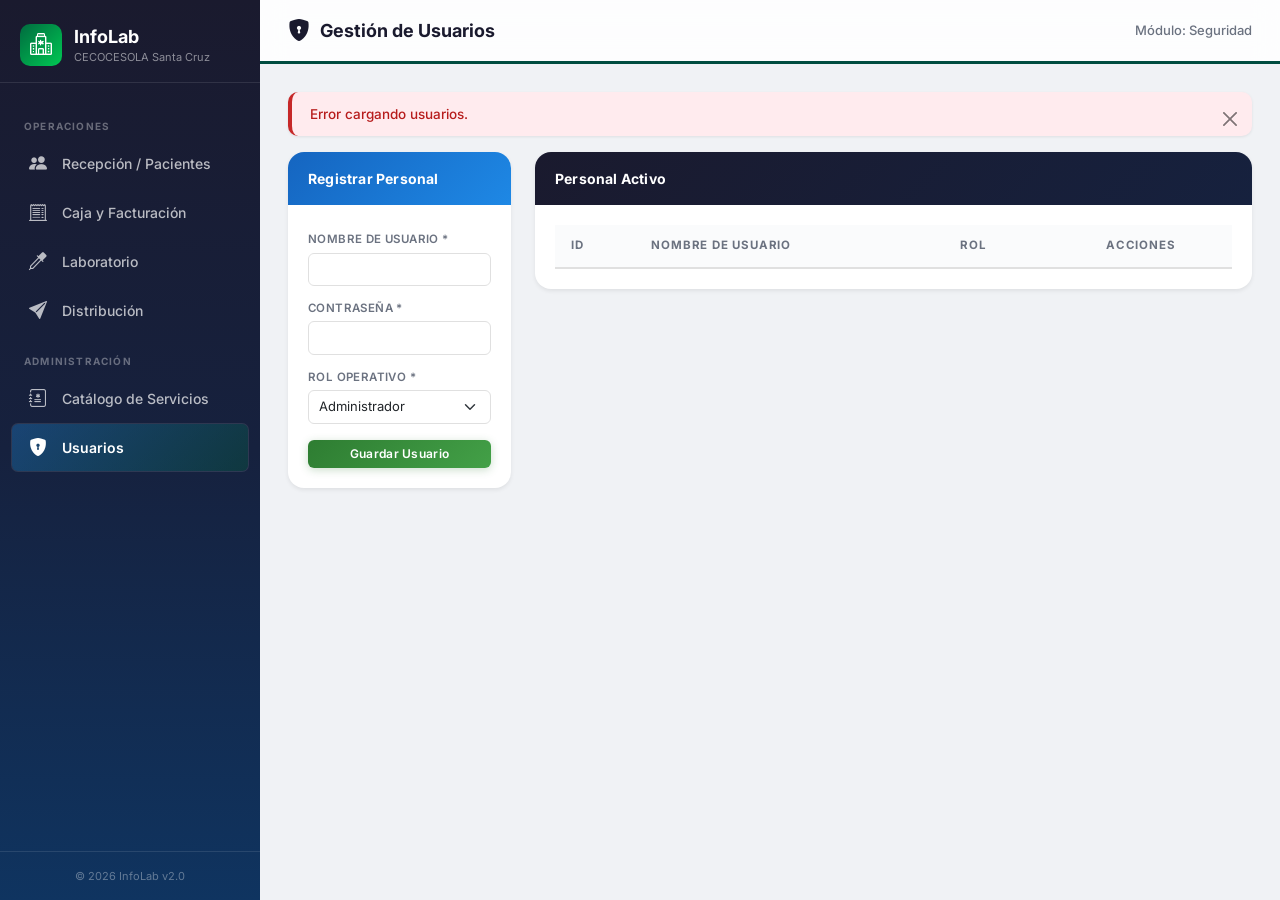
<file: Sistema_Cecosesola/usuarios.html>
<!DOCTYPE html>
<html lang="es">
<head>
    <meta charset="UTF-8">
    <meta name="viewport" content="width=device-width, initial-scale=1.0">
    <title>Gestión de Usuarios - InfoLab</title>
    <link href="https://cdn.jsdelivr.net/npm/bootstrap@5.3.0/dist/css/bootstrap.min.css" rel="stylesheet">
    <link rel="stylesheet" href="styles.css">
</head>
<body>
<div class="app-layout">
    <aside class="sidebar" id="sidebar">
        <div class="sidebar-header">
            <a href="index.html" class="sidebar-logo">
                <div class="logo-icon"><i class="bi bi-hospital"></i></div>
                <div>
                    <span class="logo-text">InfoLab</span>
                    <span class="logo-sub">CECOCESOLA Santa Cruz</span>
                </div>
            </a>
        </div>
        <nav class="sidebar-nav">
            <div class="sidebar-label">Operaciones</div>
            <a href="index.html"><span class="nav-icon"><i class="bi bi-people-fill"></i></span> Recepción / Pacientes</a>
            <a href="ordenes.html"><span class="nav-icon"><i class="bi bi-receipt-cutoff"></i></span> Caja y Facturación</a>
            <a href="laboratorio.html"><span class="nav-icon"><i class="bi bi-eyedropper"></i></span> Laboratorio</a>
            <a href="distribucion.html"><span class="nav-icon"><i class="bi bi-send-fill"></i></span> Distribución</a>
            <div class="sidebar-label">Administración</div>
            <a href="catalogo.html"><span class="nav-icon"><i class="bi bi-journal-medical"></i></span> Catálogo de Servicios</a>
            <a href="usuarios.html" class="active"><span class="nav-icon"><i class="bi bi-shield-lock-fill"></i></span> Usuarios</a>
        </nav>
        <div class="sidebar-footer">© 2026 InfoLab v2.0</div>
    </aside>
    <div class="sidebar-overlay" id="sidebarOverlay" onclick="toggleSidebar()"></div>

    <main class="main-content">
        <header class="top-navbar" data-module="usuarios">
            <button class="sidebar-toggle" onclick="toggleSidebar()"><i class="bi bi-list"></i></button>
            <div class="page-title">
                <span class="title-icon"><i class="bi bi-shield-lock-fill"></i></span> Gestión de Usuarios
            </div>
            <span class="breadcrumb-module">Módulo: Seguridad</span>
        </header>

        <div class="page-body">
            <div id="alert-container"></div>

            <div class="row">
                <!-- Formulario de Registro (POST) -->
                <div class="col-md-3">
                    <div class="card shadow-sm mb-4">
                        <div class="card-header bg-primary text-white fw-bold">
                            Registrar Personal
                        </div>
                        <div class="card-body">
                            <form id="formUsuario">
                                <div class="mb-2">
                                    <label class="form-label small">Nombre de Usuario *</label>
                                    <input type="text" class="form-control form-control-sm" id="nombre" required>
                                </div>
                                <div class="mb-2">
                                    <label class="form-label small">Contraseña *</label>
                                    <input type="password" class="form-control form-control-sm" id="password" required>
                                </div>
                                <div class="mb-3">
                                    <label class="form-label small">Rol Operativo *</label>
                                    <select class="form-select form-select-sm" id="rol" required>
                                        <option value="Administrador">Administrador</option>
                                        <option value="Médico">Médico</option>
                                        <option value="Laboratorio">Laboratorio</option>
                                        <option value="Caja">Caja</option>
                                    </select>
                                </div>
                                <div class="d-grid">
                                    <button type="submit" class="btn btn-success btn-sm" id="btnGuardar">
                                        <span class="spinner-border spinner-border-sm me-2" id="spinner-btn" style="display:none;"></span>
                                        Guardar Usuario
                                    </button>
                                </div>
                            </form>
                        </div>
                    </div>
                </div>

                <!-- Tabla del Directorio (GET y DELETE) -->
                <div class="col-md-9">
                    <div class="card shadow-sm">
                        <div class="card-header bg-dark text-white fw-bold d-flex justify-content-between align-items-center">
                            Personal Activo
                            <div class="spinner-border spinner-border-sm text-light" id="spinner-carga" role="status" style="display:none;"></div>
                        </div>
                        <div class="card-body p-0 table-responsive">
                            <table class="table table-hover align-middle m-0 text-sm">
                                <thead class="table-light">
                                    <tr>
                                        <th>ID</th>
                                        <th>Nombre de Usuario</th>
                                        <th>Rol</th>
                                        <th class="text-center">Acciones</th>
                                    </tr>
                                </thead>
                                <tbody id="tablaUsuarios">
                                    <!-- Datos desde la API -->
                                </tbody>
                            </table>
                        </div>
                    </div>
                </div>
            </div>
        </div>
    </main>
</div>

    <!-- Modal de Edición Bootstrap (PUT) -->
    <div class="modal fade" id="modalEditar" tabindex="-1" aria-hidden="true">
      <div class="modal-dialog">
        <div class="modal-content">
          <div class="modal-header bg-warning">
            <h5 class="modal-title fw-bold">Modificar Acceso</h5>
            <button type="button" class="btn-close" data-bs-dismiss="modal" aria-label="Close"></button>
          </div>
          <div class="modal-body">
            <input type="hidden" id="edit_id">
            <div class="mb-3">
                <label class="form-label">Nuevo Rol</label>
                <select class="form-select" id="edit_rol">
                    <option value="Administrador">Administrador</option>
                    <option value="Médico">Médico</option>
                    <option value="Laboratorio">Laboratorio</option>
                    <option value="Caja">Caja</option>
                </select>
            </div>
            <div class="mb-3">
                <label class="form-label">Nueva Contraseña (Opcional)</label>
                <input type="password" class="form-control" id="edit_password" placeholder="Dejar en blanco para no cambiar">
            </div>
          </div>
          <div class="modal-footer">
            <button type="button" class="btn btn-secondary" data-bs-dismiss="modal">Cancelar</button>
            <button type="button" class="btn btn-primary" onclick="guardarEdicion()">Guardar Cambios</button>
          </div>
        </div>
      </div>
    </div>

    <script src="https://cdn.jsdelivr.net/npm/bootstrap@5.3.0/dist/js/bootstrap.bundle.min.js"></script>
    <script>
        function toggleSidebar() {
            document.getElementById('sidebar').classList.toggle('open');
            document.getElementById('sidebarOverlay').classList.toggle('show');
        }

        const API_URL = 'http://127.0.0.1:8000/api/usuarios/';
        let modalInstance;

        document.addEventListener("DOMContentLoaded", () => {
            modalInstance = new bootstrap.Modal(document.getElementById('modalEditar'));
            cargarUsuarios();
        });

        function mostrarAlerta(mensaje, tipo) {
            const container = document.getElementById('alert-container');
            container.innerHTML = `<div class="alert alert-${tipo} alert-dismissible fade show">
                ${mensaje} <button type="button" class="btn-close" data-bs-dismiss="alert"></button>
            </div>`;
            setTimeout(() => container.innerHTML = '', 4000);
        }

        async function cargarUsuarios() {
            document.getElementById('spinner-carga').style.display = 'block';
            try {
                const response = await fetch(API_URL);
                const usuarios = await response.json();
                const tbody = document.getElementById('tablaUsuarios');
                tbody.innerHTML = '';
                
                usuarios.forEach(u => {
                    let badgeColor = u.rol === 'Administrador' ? 'bg-danger' : 
                                     u.rol === 'Médico' ? 'bg-success' : 
                                     u.rol === 'Laboratorio' ? 'bg-info text-dark' : 'bg-secondary';

                    tbody.innerHTML += `
                        <tr>
                            <td><strong>${u.id_usuario}</strong></td>
                            <td>${u.nombre}</td>
                            <td><span class="badge ${badgeColor}">${u.rol}</span></td>
                            <td class="text-center">
                                <button class="btn btn-sm btn-warning me-1" onclick="abrirEdicion(${u.id_usuario}, '${u.rol}')">Editar</button>
                                <button class="btn btn-sm btn-danger" onclick="eliminarUsuario(${u.id_usuario})">Inhabilitar</button>
                            </td>
                        </tr>
                    `;
                });
            } catch (error) {
                mostrarAlerta('Error cargando usuarios.', 'danger');
            } finally {
                document.getElementById('spinner-carga').style.display = 'none';
            }
        }

        document.getElementById('formUsuario').addEventListener('submit', async function(e) {
            e.preventDefault();
            const btn = document.getElementById('btnGuardar');
            btn.disabled = true; document.getElementById('spinner-btn').style.display = 'inline-block';

            const payload = {
                nombre: document.getElementById('nombre').value,
                password: document.getElementById('password').value,
                rol: document.getElementById('rol').value
            };

            try {
                const response = await fetch(API_URL + 'registro', {
                    method: 'POST',
                    headers: { 'Content-Type': 'application/json' },
                    body: JSON.stringify(payload)
                });
                if (response.status === 201) {
                    mostrarAlerta('Usuario creado y credenciales encriptadas.', 'success');
                    document.getElementById('formUsuario').reset();
                    cargarUsuarios();
                } else {
                    mostrarAlerta('Error al crear usuario.', 'warning');
                }
            } catch (error) {
                mostrarAlerta('Error de red.', 'danger');
            } finally {
                btn.disabled = false; document.getElementById('spinner-btn').style.display = 'none';
            }
        });

        function abrirEdicion(id, rol) {
            document.getElementById('edit_id').value = id;
            document.getElementById('edit_rol').value = rol;
            document.getElementById('edit_password').value = '';
            modalInstance.show();
        }

        async function guardarEdicion() {
            const id = document.getElementById('edit_id').value;
            const payload = {
                rol: document.getElementById('edit_rol').value,
                password: document.getElementById('edit_password').value || null
            };

            try {
                const response = await fetch(API_URL + id, {
                    method: 'PUT',
                    headers: { 'Content-Type': 'application/json' },
                    body: JSON.stringify(payload)
                });
                if (response.ok) {
                    mostrarAlerta('Acceso modificado con éxito.', 'success');
                    modalInstance.hide();
                    cargarUsuarios();
                } else {
                    mostrarAlerta('Error al actualizar.', 'danger');
                }
            } catch (error) {
                mostrarAlerta('Error de red al actualizar.', 'danger');
            }
        }

        async function eliminarUsuario(id) {
            if (!confirm('¿Inhabilitar el acceso a este empleado? Su registro en auditoría se conservará.')) return;
            try {
                const response = await fetch(API_URL + id, { method: 'DELETE' });
                if (response.ok) {
                    mostrarAlerta('Usuario inhabilitado.', 'success');
                    cargarUsuarios();
                }
            } catch (error) {
                mostrarAlerta('Error al inhabilitar.', 'danger');
            }
        }
    </script>
</body>
</html>
</file>
<file: Sistema_Cecosesola/styles.css>
/* ============================================================
   InfoLab - CECOCESOLA :: Sistema de Información Clínica
   Hoja de estilos centralizada
   ============================================================ */

/* ---------- Google Fonts & Icons ---------- */
@import url('https://fonts.googleapis.com/css2?family=Inter:wght@300;400;500;600;700&family=JetBrains+Mono:wght@400;500&display=swap');
@import url('https://cdn.jsdelivr.net/npm/bootstrap-icons@1.11.3/font/bootstrap-icons.min.css');

/* ---------- Custom Properties (Design Tokens) ---------- */
:root {
    /* Brand Palette */
    --clr-brand:        #006b3f;
    --clr-brand-dark:   #005030;
    --clr-brand-light:  #e8f5e9;
    --clr-accent:       #2196f3;
    --clr-accent-dark:  #1565c0;

    /* Semantic Colors */
    --clr-success:      #2e7d32;
    --clr-warning:      #f9a825;
    --clr-danger:       #c62828;
    --clr-info:         #0277bd;

    /* Neutrals */
    --clr-bg:           #f0f2f5;
    --clr-surface:      #ffffff;
    --clr-border:       #e0e0e0;
    --clr-text:         #1a1a2e;
    --clr-text-muted:   #6b7280;
    --clr-text-light:   #9ca3af;

    /* Sidebar */
    --sidebar-width:    260px;
    --sidebar-bg:       linear-gradient(180deg, #1a1a2e 0%, #16213e 50%, #0f3460 100%);
    --sidebar-link:     rgba(255, 255, 255, .7);
    --sidebar-link-hover: #ffffff;
    --sidebar-active-bg: rgba(255, 255, 255, .12);

    /* Spacing & Radius */
    --radius-sm:        6px;
    --radius-md:        10px;
    --radius-lg:        16px;
    --radius-xl:        20px;
    --shadow-sm:        0 1px 3px rgba(0,0,0,.08);
    --shadow-md:        0 4px 12px rgba(0,0,0,.1);
    --shadow-lg:        0 8px 30px rgba(0,0,0,.12);
    --shadow-card:      0 2px 8px rgba(0,0,0,.06), 0 0 0 1px rgba(0,0,0,.03);

    /* Transition */
    --transition:       .25s cubic-bezier(.4,0,.2,1);
}

/* ---------- Reset & Base ---------- */
*,
*::before,
*::after {
    box-sizing: border-box;
}

body {
    font-family: 'Inter', -apple-system, BlinkMacSystemFont, 'Segoe UI', sans-serif;
    background-color: var(--clr-bg);
    color: var(--clr-text);
    margin: 0;
    padding: 0;
    -webkit-font-smoothing: antialiased;
    -moz-osx-font-smoothing: grayscale;
    min-height: 100vh;
}

/* ---------- Layout: Sidebar + Main ---------- */
.app-layout {
    display: flex;
    min-height: 100vh;
}

/* ---------- Sidebar ---------- */
.sidebar {
    position: fixed;
    top: 0;
    left: 0;
    width: var(--sidebar-width);
    height: 100vh;
    background: var(--sidebar-bg);
    color: #fff;
    display: flex;
    flex-direction: column;
    z-index: 1050;
    transition: transform var(--transition);
    overflow-y: auto;
}

.sidebar-header {
    padding: 24px 20px 16px;
    border-bottom: 1px solid rgba(255,255,255,.1);
}

.sidebar-logo {
    display: flex;
    align-items: center;
    gap: 12px;
    text-decoration: none;
    color: #fff;
}

.sidebar-logo .logo-icon {
    width: 42px;
    height: 42px;
    background: linear-gradient(135deg, var(--clr-brand), #00c853);
    border-radius: var(--radius-md);
    display: flex;
    align-items: center;
    justify-content: center;
    font-size: 22px;
    flex-shrink: 0;
}

.sidebar-logo .logo-text {
    font-weight: 700;
    font-size: 18px;
    line-height: 1.2;
}

.sidebar-logo .logo-sub {
    font-size: 11px;
    font-weight: 400;
    color: rgba(255,255,255,.5);
    display: block;
}

.sidebar-nav {
    flex: 1;
    padding: 16px 12px;
}

.sidebar-label {
    font-size: 10px;
    font-weight: 700;
    text-transform: uppercase;
    letter-spacing: 1.2px;
    color: rgba(255,255,255,.35);
    padding: 12px 12px 6px;
    margin-top: 8px;
}

.sidebar-nav a {
    display: flex;
    align-items: center;
    gap: 12px;
    padding: 10px 14px;
    color: var(--sidebar-link);
    text-decoration: none;
    border-radius: var(--radius-sm);
    font-size: 14px;
    font-weight: 500;
    transition: all var(--transition);
    margin-bottom: 2px;
}

.sidebar-nav a:hover {
    color: var(--sidebar-link-hover);
    background: var(--sidebar-active-bg);
    transform: translateX(4px);
}

.sidebar-nav a.active {
    color: #fff;
    background: linear-gradient(135deg, rgba(33,150,243,.3), rgba(0,107,63,.3));
    font-weight: 600;
    box-shadow: 0 0 0 1px rgba(255,255,255,.1);
}

.sidebar-nav a .nav-icon {
    font-size: 18px;
    width: 24px;
    display: inline-flex;
    align-items: center;
    justify-content: center;
    text-align: center;
    flex-shrink: 0;
}

.sidebar-footer {
    padding: 16px 20px;
    border-top: 1px solid rgba(255,255,255,.1);
    font-size: 11px;
    color: rgba(255,255,255,.35);
    text-align: center;
}

/* ---------- Main Content ---------- */
.main-content {
    flex: 1;
    margin-left: var(--sidebar-width);
    min-height: 100vh;
    display: flex;
    flex-direction: column;
}

/* ---------- Top Navbar ---------- */
.top-navbar {
    position: sticky;
    top: 0;
    z-index: 1040;
    background: var(--clr-surface);
    border-bottom: 1px solid var(--clr-border);
    padding: 0 28px;
    height: 64px;
    display: flex;
    align-items: center;
    justify-content: space-between;
    backdrop-filter: blur(12px);
    background: rgba(255,255,255,.85);
}

.top-navbar .page-title {
    font-size: 18px;
    font-weight: 700;
    color: var(--clr-text);
    display: flex;
    align-items: center;
    gap: 10px;
}

.top-navbar .page-title .title-icon {
    font-size: 22px;
    display: inline-flex;
    align-items: center;
    justify-content: center;
}

.top-navbar .breadcrumb-module {
    font-size: 13px;
    color: var(--clr-text-muted);
    font-weight: 500;
}

.sidebar-toggle {
    display: none;
    background: none;
    border: none;
    font-size: 24px;
    cursor: pointer;
    padding: 4px 8px;
    border-radius: var(--radius-sm);
    color: var(--clr-text);
}

.sidebar-toggle:hover {
    background: var(--clr-border);
}

/* ---------- Page Body ---------- */
.page-body {
    flex: 1;
    padding: 28px;
}

/* ---------- Cards (Overrides + Enhancements) ---------- */
.card {
    border: none;
    border-radius: var(--radius-lg) !important;
    box-shadow: var(--shadow-card);
    overflow: hidden;
    transition: box-shadow var(--transition), transform var(--transition);
}

.card:hover {
    box-shadow: var(--shadow-md);
}

.card-header {
    border-bottom: 1px solid var(--clr-border);
    padding: 16px 20px !important;
    font-weight: 600;
    font-size: 14px;
    letter-spacing: .2px;
}

.card-body {
    padding: 20px !important;
}

/* Card header themed accents */
.card-header.bg-primary {
    background: linear-gradient(135deg, #1565c0, #1e88e5) !important;
    border-bottom: none;
}

.card-header.bg-dark {
    background: linear-gradient(135deg, #1a1a2e, #16213e) !important;
    border-bottom: none;
}

.card-header.bg-success {
    background: linear-gradient(135deg, #2e7d32, #43a047) !important;
    border-bottom: none;
}

/* ---------- Tables ---------- */
.table {
    font-size: 13.5px;
    margin-bottom: 0;
}

.table thead th {
    font-size: 11.5px;
    font-weight: 700;
    text-transform: uppercase;
    letter-spacing: .8px;
    color: var(--clr-text-muted);
    border-bottom: 2px solid var(--clr-border);
    padding: 12px 16px;
    background: #fafbfc;
    white-space: nowrap;
}

.table tbody td {
    padding: 12px 16px;
    vertical-align: middle;
    border-bottom: 1px solid #f0f0f0;
    transition: background var(--transition);
}

.table-hover tbody tr:hover td {
    background-color: #f5f8ff;
}

/* Alternate row subtle stripes */
.table tbody tr:nth-child(even) td {
    background-color: #fafbfc;
}
.table-hover tbody tr:nth-child(even):hover td {
    background-color: #f5f8ff;
}

/* ---------- Forms ---------- */
.form-control,
.form-select {
    border-radius: var(--radius-sm);
    border: 1.5px solid var(--clr-border);
    font-size: 13.5px;
    transition: border-color var(--transition), box-shadow var(--transition);
    padding: 8px 12px;
}

.form-control:focus,
.form-select:focus {
    border-color: var(--clr-accent);
    box-shadow: 0 0 0 3px rgba(33,150,243,.15);
}

.form-control-sm,
.form-select-sm {
    padding: 6px 10px;
    font-size: 13px;
}

.form-label {
    font-weight: 600;
    font-size: 12.5px;
    color: var(--clr-text-muted);
    margin-bottom: 4px;
    text-transform: uppercase;
    letter-spacing: .4px;
}

.form-label.small {
    font-size: 11.5px;
}

/* ---------- Buttons ---------- */
.btn {
    border-radius: var(--radius-sm);
    font-weight: 600;
    font-size: 13px;
    letter-spacing: .3px;
    transition: all var(--transition);
    border: none;
    padding: 8px 16px;
}

.btn:active {
    transform: scale(.97);
}

.btn-success {
    background: linear-gradient(135deg, #2e7d32, #43a047) !important;
    box-shadow: 0 2px 8px rgba(46,125,50,.25);
}
.btn-success:hover {
    background: linear-gradient(135deg, #1b5e20, #2e7d32) !important;
    box-shadow: 0 4px 12px rgba(46,125,50,.35);
    transform: translateY(-1px);
}

.btn-primary {
    background: linear-gradient(135deg, #1565c0, #1e88e5) !important;
    box-shadow: 0 2px 8px rgba(21,101,192,.25);
}
.btn-primary:hover {
    background: linear-gradient(135deg, #0d47a1, #1565c0) !important;
    box-shadow: 0 4px 12px rgba(21,101,192,.35);
    transform: translateY(-1px);
}

.btn-warning {
    background: linear-gradient(135deg, #f9a825, #fbc02d) !important;
    color: #1a1a2e !important;
    box-shadow: 0 2px 8px rgba(249,168,37,.25);
}
.btn-warning:hover {
    background: linear-gradient(135deg, #f57f17, #f9a825) !important;
    box-shadow: 0 4px 12px rgba(249,168,37,.35);
    transform: translateY(-1px);
}

.btn-danger {
    background: linear-gradient(135deg, #c62828, #e53935) !important;
    box-shadow: 0 2px 8px rgba(198,40,40,.25);
}
.btn-danger:hover {
    background: linear-gradient(135deg, #b71c1c, #c62828) !important;
    box-shadow: 0 4px 12px rgba(198,40,40,.35);
    transform: translateY(-1px);
}

.btn-secondary {
    background: #e0e0e0 !important;
    color: var(--clr-text) !important;
}
.btn-secondary:hover {
    background: #bdbdbd !important;
}

.btn-outline-primary {
    border: 1.5px solid var(--clr-accent) !important;
    color: var(--clr-accent) !important;
    background: transparent !important;
}
.btn-outline-primary:hover {
    background: var(--clr-accent) !important;
    color: #fff !important;
}

.btn-sm {
    padding: 5px 12px;
    font-size: 12px;
}

.btn-lg {
    padding: 12px 24px;
    font-size: 15px;
    border-radius: var(--radius-md);
}

/* ---------- Badges ---------- */
.badge {
    font-size: 11px;
    font-weight: 600;
    padding: 4px 10px;
    border-radius: 20px;
    letter-spacing: .3px;
}

.badge.bg-info {
    background: linear-gradient(135deg, #0277bd, #0288d1) !important;
    color: #fff !important;
}

.badge.bg-success {
    background: linear-gradient(135deg, #2e7d32, #43a047) !important;
}

.badge.bg-warning {
    background: linear-gradient(135deg, #f9a825, #fbc02d) !important;
    color: #1a1a2e !important;
}

.badge.bg-danger {
    background: linear-gradient(135deg, #c62828, #e53935) !important;
}

.badge.bg-secondary {
    background: linear-gradient(135deg, #455a64, #607d8b) !important;
}

/* ---------- Modals ---------- */
.modal-content {
    border: none;
    border-radius: var(--radius-lg);
    box-shadow: var(--shadow-lg);
    overflow: hidden;
}

.modal-header {
    border-bottom: 1px solid rgba(0,0,0,.08);
    padding: 18px 24px;
}

.modal-header.bg-warning {
    background: linear-gradient(135deg, #f9a825, #fbc02d) !important;
}

.modal-header.bg-primary {
    background: linear-gradient(135deg, #1565c0, #1e88e5) !important;
}

.modal-header.bg-success {
    background: linear-gradient(135deg, #2e7d32, #43a047) !important;
}

.modal-header.bg-info {
    background: linear-gradient(135deg, #0277bd, #0288d1) !important;
    color: #fff;
}

.modal-title {
    font-size: 16px;
    font-weight: 700;
}

.modal-body {
    padding: 24px;
}

.modal-footer {
    border-top: 1px solid var(--clr-border);
    padding: 16px 24px;
    gap: 8px;
}

.modal-backdrop.show {
    opacity: .4;
}

/* ---------- Alerts ---------- */
.alert {
    border-radius: var(--radius-md);
    border: none;
    font-size: 13.5px;
    font-weight: 500;
    padding: 12px 18px;
    box-shadow: var(--shadow-sm);
    animation: alertSlideIn .35s ease-out;
}

@keyframes alertSlideIn {
    from { opacity: 0; transform: translateY(-12px); }
    to   { opacity: 1; transform: translateY(0); }
}

.alert-success {
    background: #e8f5e9;
    color: #1b5e20;
    border-left: 4px solid #2e7d32;
}

.alert-danger {
    background: #ffebee;
    color: #b71c1c;
    border-left: 4px solid #c62828;
}

.alert-warning {
    background: #fff8e1;
    color: #e65100;
    border-left: 4px solid #f9a825;
}

/* ---------- Spinners ---------- */
.spinner-border {
    width: 1.2rem;
    height: 1.2rem;
    border-width: 2px;
}

/* ---------- Scrollbars (Webkit) ---------- */
::-webkit-scrollbar {
    width: 7px;
    height: 7px;
}
::-webkit-scrollbar-track {
    background: transparent;
}
::-webkit-scrollbar-thumb {
    background: #c4c4c4;
    border-radius: 10px;
}
::-webkit-scrollbar-thumb:hover {
    background: #9e9e9e;
}

/* ---------- Empty State ---------- */
.text-muted {
    color: var(--clr-text-light) !important;
}

/* ---------- Utility: Fade-in page ---------- */
.page-body {
    animation: fadeIn .4s ease-out;
}

@keyframes fadeIn {
    from { opacity: 0; transform: translateY(8px); }
    to   { opacity: 1; transform: translateY(0); }
}

/* ---------- Responsive ---------- */
@media (max-width: 991.98px) {
    .sidebar {
        transform: translateX(-100%);
    }
    .sidebar.open {
        transform: translateX(0);
    }

    .main-content {
        margin-left: 0;
    }

    .sidebar-toggle {
        display: block;
    }

    .page-body {
        padding: 20px 16px;
    }
}

@media (max-width: 767.98px) {
    .top-navbar {
        padding: 0 16px;
        height: 56px;
    }

    .page-body {
        padding: 16px 12px;
    }

    .card-header {
        padding: 12px 16px !important;
    }
    .card-body {
        padding: 16px !important;
    }
}

/* ---------- Sidebar overlay on mobile ---------- */
.sidebar-overlay {
    display: none;
    position: fixed;
    inset: 0;
    background: rgba(0,0,0,.4);
    z-index: 1049;
    opacity: 0;
    transition: opacity var(--transition);
}

.sidebar-overlay.show {
    display: block;
    opacity: 1;
}

/* ---------- Module-specific navbar color accents ---------- */
/* These classes can be added to top-navbar for module accent lines */
.top-navbar[data-module="recepcion"] {
    border-bottom: 3px solid var(--clr-brand);
}
.top-navbar[data-module="catalogo"] {
    border-bottom: 3px solid #0d47a1;
}
.top-navbar[data-module="ordenes"] {
    border-bottom: 3px solid #d32f2f;
}
.top-navbar[data-module="laboratorio"] {
    border-bottom: 3px solid #00838f;
}
.top-navbar[data-module="distribucion"] {
    border-bottom: 3px solid #4a148c;
}
.top-navbar[data-module="usuarios"] {
    border-bottom: 3px solid #004d40;
}

/* ---------- Totals section (ordenes) ---------- */
.totals-section h6 {
    font-size: 14px;
    color: var(--clr-text-muted);
}

.totals-section h4 {
    font-size: 22px;
}
</file>
<file: Sistema salud/styles.css>
@import url('https://fonts.googleapis.com/css2?family=Montserrat:wght@500;600;700;800&family=Open+Sans:wght@400;500;600&display=swap');

/* ==========================================
   VARIABLES Y PALETA DE COLORES
   ========================================== */
:root {
  --brand-dark: #0b0a08;
  --brand-primary: #be0b11;
  --brand-hover: #9b0c0f;
  --brand-wine: #790d0d;
  --brand-maroon: #570e0b;

  --bg-main: #f4f6f9;
  --bg-card: #ffffff;
  --text-dark: #1e293b;
  --text-muted: #64748b;
  --border-color: #e2e8f0;

  --danger-color: #ef4444;
  --danger-hover: #dc2626;
  --success-color: #10b981;
  --success-hover: #059669;

  --shadow-sm: 0 1px 3px rgba(0,0,0,0.05);
  --shadow-md: 0 4px 6px -1px rgba(0, 0, 0, 0.08), 0 2px 4px -1px rgba(0, 0, 0, 0.04);
  --shadow-lg: 0 10px 15px -3px rgba(0, 0, 0, 0.1), 0 4px 6px -2px rgba(0, 0, 0, 0.05);
  --radius-sm: 6px;
  --radius-md: 10px;
  --radius-lg: 16px;
}

/* Base Reset */
* {
  box-sizing: border-box;
  margin: 0;
  padding: 0;
}

body {
  font-family: 'Open Sans', system-ui, -apple-system, sans-serif;
  color: var(--text-dark);
  background-color: var(--bg-main);
  line-height: 1.6;
  -webkit-font-smoothing: antialiased;
}

h1, h2, h3, h4, h5, h6 {
  font-family: 'Montserrat', sans-serif;
  color: var(--text-dark);
  font-weight: 700;
  letter-spacing: -0.02em;
}

/* Layout Utilitarios */
.p-4 { padding: 1.5rem; }
.mb-0 { margin-bottom: 0 !important; }
.mb-4 { margin-bottom: 1rem; }
.mb-8 { margin-bottom: 2rem; }
.mb-12 { margin-bottom: 3rem; }
.mt-2 { margin-top: 0.5rem; }
.mt-4 { margin-top: 1rem; }
.mt-6 { margin-top: 1.5rem; }

.max-w-6xl { max-width: 1200px; }
.mx-auto { margin-left: auto; margin-right: auto; }
.w-full { width: 100%; }

.text-white { color: #ffffff !important; }
.text-muted { color: var(--text-muted); }
.text-brand-primary { color: var(--brand-primary); }
.text-center { text-align: center; }
.text-sm { font-size: 0.875rem; }
.text-xs { font-size: 0.75rem; }
.text-lg { font-size: 1.25rem; }
.text-xl { font-size: 1.75rem; }
.block { display: block; }
.font-normal { font-weight: 400; }

.flex-wrap-gap { display: flex; flex-wrap: wrap; gap: 0.75rem; align-items: center; }
.flex-gap { display: flex; gap: 0.75rem; list-style: none; padding: 0; }
.flex-between { display: flex; justify-content: space-between; align-items: center; }
.flex-items-center { display: flex; align-items: center; }
.gap-2 { gap: 0.5rem; }

/* Paleta de Fondos */
.bg-brand-dark { background-color: var(--brand-dark); }
.bg-brand-primary { background-color: var(--brand-primary); }
.bg-brand-hover { background-color: var(--brand-hover); }
.bg-brand-wine { background-color: var(--brand-wine); }
.bg-brand-maroon { background-color: var(--brand-maroon); }
.bg-danger { background-color: var(--danger-color); color: white; }

/* ==========================================
   SISTEMA DE DISEÑO - PALETA TONAL (GRID)
   ========================================== */
ul.color-grid {
  list-style: none;
  padding: 0;
  margin: 0;
  display: grid;
  grid-template-columns: repeat(auto-fill, minmax(200px, 1fr));
  gap: 1.25rem;
}

.color-swatch {
  padding: 1.5rem 1.25rem;
  border-radius: var(--radius-md);
  box-shadow: var(--shadow-md);
  display: flex;
  flex-direction: column;
  gap: 0.35rem;
  transition: transform 0.2s ease, box-shadow 0.2s ease;
}

.color-swatch:hover {
  transform: translateY(-4px);
  box-shadow: var(--shadow-lg);
}

.color-swatch strong { font-size: 1rem; }
.color-swatch code { font-family: monospace; font-size: 0.875rem; opacity: 0.9; }
.color-swatch small { font-size: 0.75rem; opacity: 0.75; }

/* ==========================================
   BOTONES Y CONTROLES
   ========================================== */
.btn {
  display: inline-flex;
  align-items: center;
  justify-content: center;
  padding: 0.625rem 1.25rem;
  border-radius: var(--radius-sm);
  font-family: 'Montserrat', sans-serif;
  font-weight: 600;
  font-size: 0.875rem;
  border: none;
  cursor: pointer;
  transition: all 0.2s ease;
  text-decoration: none;
  box-shadow: var(--shadow-sm);
}

.btn:hover {
  transform: translateY(-1px);
  box-shadow: var(--shadow-md);
}

.btn:active {
  transform: translateY(0);
}

.btn-primary { background-color: var(--brand-primary); color: #fff; }
.btn-primary:hover { background-color: var(--brand-hover); }

.btn-secondary { background-color: #64748b; color: #fff; }
.btn-secondary:hover { background-color: #475569; }

.btn-danger { background-color: var(--danger-color); color: #fff; }
.btn-danger:hover { background-color: var(--danger-hover); }

.btn-success { background-color: var(--success-color); color: #fff; }
.btn-success:hover { background-color: var(--success-hover); }

.btn:disabled {
  opacity: 0.5;
  cursor: not-allowed;
  transform: none !important;
  box-shadow: none !important;
}

.btn-sm {
  padding: 0.375rem 0.75rem;
  font-size: 0.775rem;
  border-radius: 4px;
}

.btn-close {
  background: none;
  border: none;
  font-size: 1.25rem;
  cursor: pointer;
  color: var(--text-muted);
  transition: color 0.2s;
}
.btn-close:hover { color: var(--text-dark); }

/* ==========================================
   FORMULARIOS Y CAMPOS
   ========================================== */
.grid-2-col {
  display: grid;
  grid-template-columns: repeat(auto-fit, minmax(240px, 1fr));
  gap: 1.25rem;
}

.border-none { border: none; }
.p-0 { padding: 0; }

.form-group {
  display: flex;
  flex-direction: column;
  gap: 0.4rem;
  margin-bottom: 1rem;
}

.form-group label {
  font-size: 0.85rem;
  font-weight: 600;
  color: var(--text-dark);
}

.form-control {
  width: 100%;
  padding: 0.625rem 0.875rem;
  border: 1px solid var(--border-color);
  border-radius: var(--radius-sm);
  font-size: 0.9rem;
  color: var(--text-dark);
  background-color: #fff;
  outline: none;
  transition: border-color 0.2s, box-shadow 0.2s;
}

.form-control:focus {
  border-color: var(--brand-primary);
  box-shadow: 0 0 0 3px rgba(190, 11, 17, 0.15);
}

.form-control:disabled {
  background-color: #f1f5f9;
  color: #94a3b8;
  cursor: not-allowed;
}

.has-error .form-control {
  border-color: var(--danger-color);
}

.error-message {
  color: var(--danger-color);
  font-size: 0.775rem;
  font-weight: 500;
}

/* Badges */
.badge {
  padding: 0.35rem 0.65rem;
  border-radius: 20px;
  font-size: 0.75rem;
  font-weight: 700;
  display: inline-block;
}
.badge-public { background-color: #e2e8f0; color: #334155; }
.badge-completed { background-color: #d1fae5; color: #065f46; }
.badge-pending { background-color: #fef3c7; color: #92400e; }

/* ==========================================
   PÁGINAS DE AUTENTICACIÓN (LOGIN/REGISTRO)
   ========================================== */
.auth-wrapper {
  min-height: 100vh;
  display: flex;
  align-items: center;
  justify-content: center;
  background: linear-gradient(135deg, #0b0a08 0%, #1e1011 100%);
  padding: 1.5rem;
}

.auth-card {
  background: #ffffff;
  padding: 2.5rem 2rem;
  border-radius: var(--radius-lg);
  box-shadow: var(--shadow-lg);
  width: 100%;
  max-width: 440px;
}

.auth-header {
  text-align: center;
  margin-bottom: 2rem;
}

.auth-header h1 {
  font-size: 1.75rem;
  margin-bottom: 0.25rem;
}

/* ==========================================
   LAYOUT DEL DASHBOARD Y CRUD
   ========================================== */
.app-container {
  display: flex;
  min-height: 100vh;
}

.sidebar {
  width: 260px;
  background-color: var(--brand-dark);
  color: #ffffff;
  flex-shrink: 0;
  display: flex;
  flex-direction: column;
  transition: transform 0.3s ease;
}

.sidebar-header {
  padding: 1.75rem 1.5rem;
  border-bottom: 1px solid rgba(255, 255, 255, 0.08);
}

.sidebar-brand {
  color: #fff;
  font-size: 1.35rem;
  font-family: 'Montserrat', sans-serif;
  font-weight: 800;
  text-decoration: none;
  letter-spacing: -0.03em;
}

.sidebar-brand span { color: var(--brand-primary); }

.sidebar-menu {
  list-style: none;
  padding: 1.25rem 0.75rem;
}

.sidebar-menu li { margin-bottom: 0.35rem; }

.sidebar-menu a {
  display: flex;
  align-items: center;
  padding: 0.75rem 1rem;
  color: #94a3b8;
  text-decoration: none;
  font-weight: 600;
  font-size: 0.9rem;
  border-radius: var(--radius-sm);
  transition: all 0.2s ease;
}

.sidebar-menu a:hover {
  color: #ffffff;
  background-color: rgba(255, 255, 255, 0.06);
}

.sidebar-menu a.active {
  color: #ffffff;
  background-color: var(--brand-primary);
  box-shadow: 0 4px 10px rgba(190, 11, 17, 0.3);
}

.main-content {
  flex: 1;
  display: flex;
  flex-direction: column;
  background-color: var(--bg-main);
}

.navbar {
  background: #ffffff;
  padding: 1rem 2rem;
  display: flex;
  align-items: center;
  justify-content: space-between;
  border-bottom: 1px solid var(--border-color);
  box-shadow: var(--shadow-sm);
}

.hamburger-btn {
  display: none;
  background: none;
  border: none;
  font-size: 1.5rem;
  cursor: pointer;
  color: var(--text-dark);
}

.navbar-user {
  display: flex;
  align-items: center;
  gap: 0.85rem;
}

.avatar {
  width: 40px;
  height: 40px;
  border-radius: 50%;
  background: linear-gradient(135deg, var(--brand-primary), var(--brand-wine));
  color: #fff;
  display: flex;
  align-items: center;
  justify-content: center;
  font-weight: 700;
  font-size: 0.875rem;
  box-shadow: var(--shadow-sm);
}

.content-wrapper {
  padding: 2rem;
  flex: 1;
}

/* Tarjetas KPI */
.kpi-grid {
  display: grid;
  grid-template-columns: repeat(auto-fit, minmax(220px, 1fr));
  gap: 1.25rem;
  margin-bottom: 2rem;
}

.kpi-card, .info-card {
  background: #ffffff;
  padding: 1.5rem;
  border-radius: var(--radius-md);
  border: 1px solid var(--border-color);
  box-shadow: var(--shadow-sm);
  transition: transform 0.2s, box-shadow 0.2s;
}

.kpi-card:hover {
  transform: translateY(-2px);
  box-shadow: var(--shadow-md);
}

.kpi-title { font-size: 0.825rem; text-transform: uppercase; letter-spacing: 0.05em; color: var(--text-muted); font-weight: 700; }
.kpi-value { font-size: 2rem; font-weight: 800; color: var(--brand-dark); margin-top: 0.25rem; }

/* Filtros y Tablas */
.filters-bar {
  display: grid;
  grid-template-columns: repeat(auto-fit, minmax(220px, 1fr));
  gap: 1rem;
  margin-bottom: 1.25rem;
  background: #fff;
  padding: 1rem 1.25rem;
  border-radius: var(--radius-md);
  border: 1px solid var(--border-color);
}

.table-responsive {
  background: #ffffff;
  border-radius: var(--radius-md);
  border: 1px solid var(--border-color);
  box-shadow: var(--shadow-sm);
  overflow-x: auto;
}

.data-table {
  width: 100%;
  border-collapse: collapse;
  text-align: left;
  font-size: 0.9rem;
}

.data-table caption {
  padding: 1rem 1.25rem;
  font-weight: 700;
  text-align: left;
  caption-side: top;
  border-bottom: 1px solid var(--border-color);
  color: var(--text-dark);
}

.data-table th, .data-table td {
  padding: 0.9rem 1.25rem;
  border-bottom: 1px solid var(--border-color);
}

.data-table th {
  background-color: #f8fafc;
  font-family: 'Montserrat', sans-serif;
  font-weight: 600;
  color: var(--text-muted);
  font-size: 0.8rem;
  text-transform: uppercase;
  letter-spacing: 0.05em;
}

.data-table tbody tr:hover {
  background-color: #f8fafc;
}

.table-actions {
  display: flex;
  gap: 0.5rem;
}

/* Modales & Notificaciones Toast */
.modal-overlay {
  border: none;
  border-radius: var(--radius-lg);
  padding: 0;
  max-width: 520px;
  width: 90%;
  margin: auto;
  box-shadow: var(--shadow-lg);
  background: #ffffff;
}

.modal-overlay::backdrop {
  background: rgba(11, 10, 8, 0.6);
  backdrop-filter: blur(4px);
}

.modal-content { display: flex; flex-direction: column; }
.modal-header { padding: 1.25rem 1.5rem; display: flex; justify-content: space-between; align-items: center; border-bottom: 1px solid var(--border-color); }
.modal-body { padding: 1.5rem; }
.modal-footer { padding: 1rem 1.5rem; display: flex; justify-content: flex-end; gap: 0.75rem; border-top: 1px solid var(--border-color); background-color: #f8fafc; border-bottom-left-radius: var(--radius-lg); border-bottom-right-radius: var(--radius-lg); }

.toast-notification {
  position: fixed;
  bottom: 24px;
  right: 24px;
  background-color: var(--brand-dark);
  color: #ffffff;
  padding: 0.875rem 1.5rem;
  border-radius: var(--radius-md);
  box-shadow: var(--shadow-lg);
  z-index: 9999;
  font-size: 0.9rem;
  font-weight: 500;
  animation: slideUp 0.3s cubic-bezier(0.16, 1, 0.3, 1);
}

@keyframes slideUp {
  from { transform: translateY(100%); opacity: 0; }
  to { transform: translateY(0); opacity: 1; }
}

/* Responsividad */
@media (max-width: 768px) {
  .hamburger-btn { display: block; }
  .sidebar {
    position: fixed;
    top: 0;
    bottom: 0;
    left: 0;
    z-index: 1000;
    transform: translateX(-100%);
    box-shadow: var(--shadow-lg);
  }
  .sidebar.active { transform: translateX(0); }
  .content-wrapper { padding: 1rem; }
  .navbar { padding: 1rem; }
}
</file>
